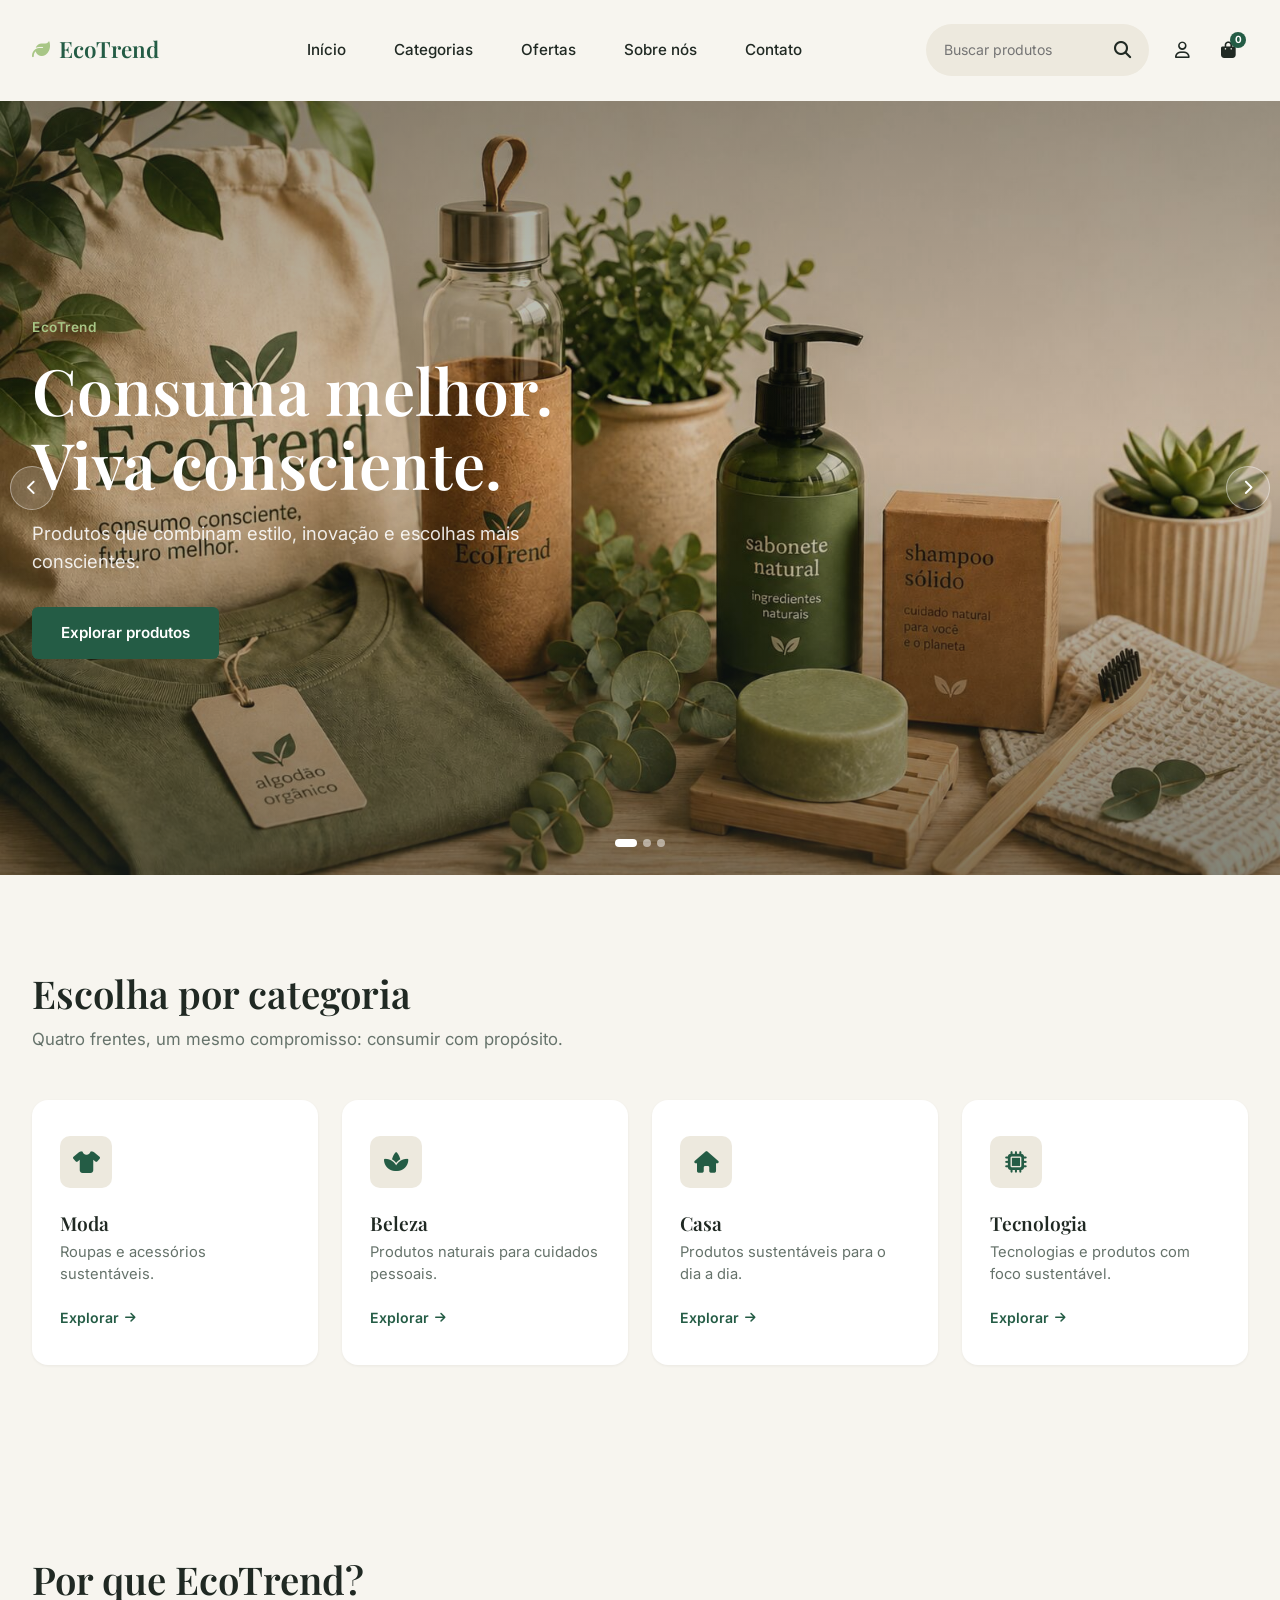
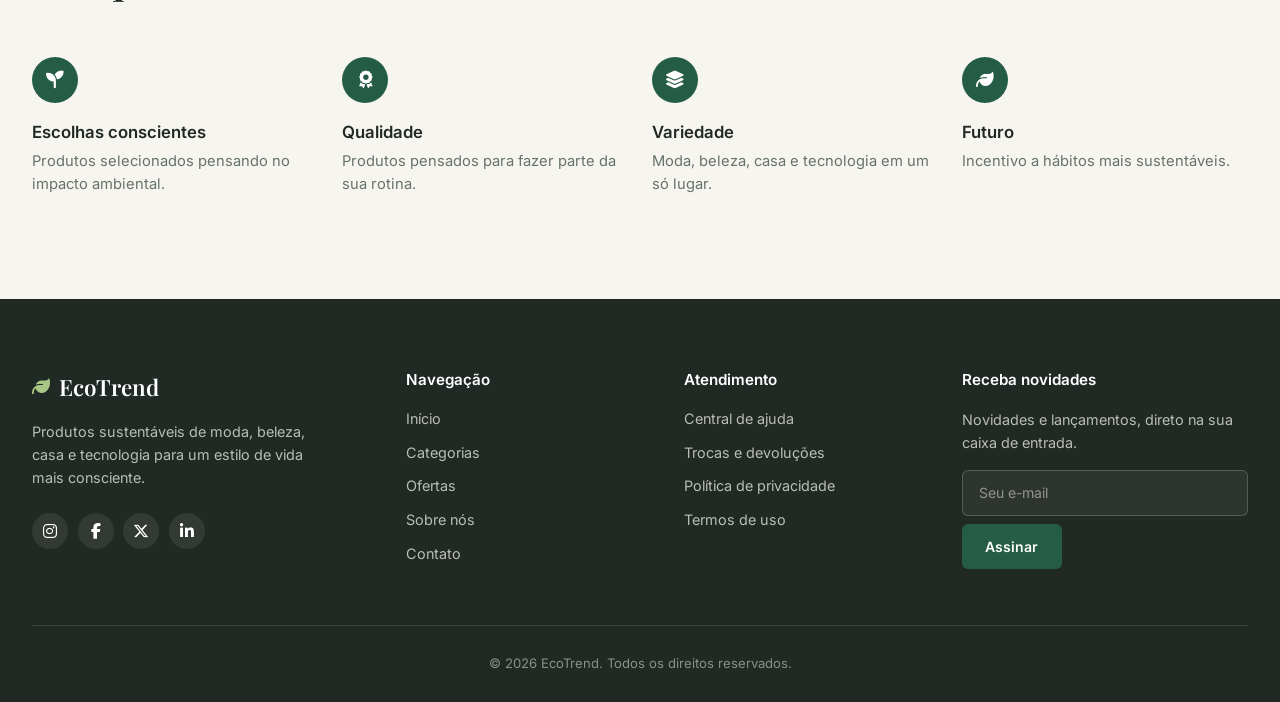
<file: index.html>
<!DOCTYPE html>
<html lang="pt-BR">

<head>
    <meta charset="UTF-8">
    <meta name="viewport" content="width=device-width, initial-scale=1.0">
    <title>EcoTrend — Consumo consciente, escolhas que transformam</title>
    <meta name="description"
        content="EcoTrend: produtos sustentáveis de moda, beleza, casa e tecnologia para um estilo de vida mais consciente.">
    <link rel="preconnect" href="https://fonts.googleapis.com">
    <link rel="preconnect" href="https://fonts.gstatic.com" crossorigin>
    <link
        href="https://fonts.googleapis.com/css2?family=Playfair+Display:ital,wght@0,500;0,600;0,700;1,500&family=Inter:wght@400;500;600;700&display=swap"
        rel="stylesheet">
    <link rel="stylesheet" href="https://cdnjs.cloudflare.com/ajax/libs/font-awesome/6.5.1/css/all.min.css"
        integrity="sha512-DTOQO9RWCH3ppGqcWaEA1BIZOC6xxalwEsw9c2QQeAIftl+Vegovlnee1c9QX4TctnWMn13TZye+giMm8e2LwA=="
        crossorigin="anonymous" referrerpolicy="no-referrer">
    <link href="https://cdn.jsdelivr.net/npm/bootstrap@5.3.8/dist/css/bootstrap.min.css" rel="stylesheet"
        integrity="sha384-sRIl4kxILFvY47J16cr9ZwB07vP4J8+LH7qKQnuqkuIAvNWLzeN8tE5YBujZqJLB" crossorigin="anonymous">
    <link rel="stylesheet" href="css/style.css">
</head>

<body>
    <a class="skip-link" href="#main-content">Pular para o conteúdo</a>
    <!-- ====================== HEADER ====================== -->
    <header id="site-header" class="site-header">
        <nav class="navbar navbar-expand-lg" aria-label="Navegação principal">
            <div class="container header-inner">

                <a class="brand" href="index.html">
                    <i class="fa-solid fa-leaf brand-icon" aria-hidden="true"></i>
                    <span class="brand-name">EcoTrend</span>
                </a>

                <button class="navbar-toggler" type="button" data-bs-toggle="collapse" data-bs-target="#mainNav"
                    aria-controls="mainNav" aria-expanded="false" aria-label="Abrir menu">
                    <span class="navbar-toggler-icon"></span>
                </button>

                <div class="collapse navbar-collapse" id="mainNav">
                    <ul class="navbar-nav main-nav mx-lg-auto">
                        <li class="nav-item"><a class="nav-link" aria-current="page" href="#hero">Início</a></li>
                        <li class="nav-item"><a class="nav-link" href="pages/categoria.html">Categorias</a></li>
                        <li class="nav-item"><a class="nav-link" href="pages/categoria.html?categoria=ofertas">Ofertas</a></li>
                        <li class="nav-item"><a class="nav-link" href="#por-que">Sobre nós</a></li>
                        <li class="nav-item"><a class="nav-link" href="pages/contatos.html">Contato</a></li>
                    </ul>

                    <div class="header-actions">
                        <form id="header-search-form" class="search-form d-none d-lg-flex" role="search"
                            aria-label="Buscar produtos">
                            <label for="search-input" class="visually-hidden">Buscar</label>
                            <input id="search-input" class="search-input" type="search" placeholder="Buscar produtos"
                                aria-label="Buscar produtos">
                            <button class="icon-btn" type="submit" aria-label="Buscar">
                                <i class="fa-solid fa-magnifying-glass" aria-hidden="true"></i>
                            </button>
                        </form>

                        <button id="mobile-search-toggle" class="icon-btn d-lg-none" type="button"
                            aria-label="Buscar" aria-expanded="false" aria-controls="header-search-form">
                            <i class="fa-solid fa-magnifying-glass" aria-hidden="true"></i>
                        </button>
                        <button class="icon-btn" type="button" aria-label="Minha conta">
                            <i class="fa-regular fa-user" aria-hidden="true"></i>
                        </button>
                        <button class="icon-btn cart-btn" type="button" aria-label="Carrinho, 0 itens"
                            data-bs-toggle="offcanvas" data-bs-target="#carrinho-offcanvas" aria-controls="carrinho-offcanvas">
                            <i class="fa-solid fa-bag-shopping" aria-hidden="true"></i>
                            <span class="cart-count" id="cart-count">0</span>
                        </button>
                    </div>
                </div>
            </div>
        </nav>
    </header>

    <main id="main-content">

        <!-- ====================== HERO / CAROUSEL ====================== -->
        <section id="hero" class="hero" aria-label="Destaques">
            <div id="heroCarousel" class="carousel slide hero-carousel" data-bs-ride="carousel" data-bs-interval="6000">

                <div class="carousel-indicators">
                    <button type="button" data-bs-target="#heroCarousel" data-bs-slide-to="0" class="active"
                        aria-current="true" aria-label="Slide 1"></button>
                    <button type="button" data-bs-target="#heroCarousel" data-bs-slide-to="1"
                        aria-label="Slide 2"></button>
                    <button type="button" data-bs-target="#heroCarousel" data-bs-slide-to="2"
                        aria-label="Slide 3"></button>
                </div>

                <div class="carousel-inner">

                    <div class="carousel-item active">
                        <img src="midia/imgs/carro1.jpg" class="d-block w-100 brand-photo" fetchpriority="high"
                            alt="Composição de produtos sustentáveis EcoTrend sobre mesa de madeira clara">
                        <div class="hero-overlay"></div>
                        <div class="container hero-caption-wrap">
                            <div class="hero-caption">
                                <p class="hero-eyebrow">EcoTrend</p>
                                <h1 class="hero-title">Consuma melhor.<br>Viva consciente.</h1>
                                <p class="hero-text">Produtos que combinam estilo, inovação e escolhas mais conscientes.
                                </p>
                                <a href="#categorias" class="btn btn-cta">Explorar produtos</a>
                            </div>
                        </div>
                    </div>

                    <div class="carousel-item">
                        <img src="midia/imgs/carro2.jpg" class="d-block w-100 brand-photo" loading="lazy"
                            alt="Roupas e acessórios sustentáveis dispostos em composição editorial">
                        <div class="hero-overlay"></div>
                        <div class="container hero-caption-wrap">
                            <div class="hero-caption">
                                <p class="hero-eyebrow">Moda sustentável</p>
                                <h1 class="hero-title">Estilo que respeita<br>o futuro.</h1>
                                <p class="hero-text">Descubra roupas e acessórios pensados para uma escolha mais
                                    consciente.</p>
                                <a href="#categorias" class="btn btn-cta">Ver coleção de moda</a>
                            </div>
                        </div>
                    </div>

                    <div class="carousel-item">
                        <img src="midia/imgs/carro3.jpg" class="d-block w-100 brand-photo" loading="lazy"
                            alt="Dispositivos de tecnologia verde sobre superfície natural">
                        <div class="hero-overlay"></div>
                        <div class="container hero-caption-wrap">
                            <div class="hero-caption">
                                <p class="hero-eyebrow">Tecnologia verde</p>
                                <h1 class="hero-title">Tecnologia para um<br>futuro melhor.</h1>
                                <p class="hero-text">Encontre soluções inteligentes que ajudam a transformar seus
                                    hábitos.</p>
                                <a href="#categorias" class="btn btn-cta">Descobrir tecnologia</a>
                            </div>
                        </div>
                    </div>

                </div>

                <button class="carousel-control-prev" type="button" data-bs-target="#heroCarousel" data-bs-slide="prev">
                    <span class="control-icon" aria-hidden="true"><i class="fa-solid fa-chevron-left"></i></span>
                    <span class="visually-hidden">Anterior</span>
                </button>
                <button class="carousel-control-next" type="button" data-bs-target="#heroCarousel" data-bs-slide="next">
                    <span class="control-icon" aria-hidden="true"><i class="fa-solid fa-chevron-right"></i></span>
                    <span class="visually-hidden">Próximo</span>
                </button>
            </div>
        </section>

        <!-- ====================== CATEGORIAS ====================== -->
        <section id="categorias" class="section categories-section">
            <div class="container">
                <div class="section-head">
                    <h2 class="section-title">Escolha por categoria</h2>
                    <p class="section-subtitle">Quatro frentes, um mesmo compromisso: consumir com propósito.</p>
                </div>

                <div class="category-grid">

                    <article class="category-card">
                        <div class="category-icon"><i class="fa-solid fa-shirt" aria-hidden="true"></i></div>
                        <h3 class="category-name">Moda</h3>
                        <p class="category-desc">Roupas e acessórios sustentáveis.</p>
                        <a href="pages/categoria.html?categoria=moda" class="category-link">Explorar <i class="fa-solid fa-arrow-right"
                                aria-hidden="true"></i></a>
                    </article>

                    <article class="category-card">
                        <div class="category-icon"><i class="fa-solid fa-spa" aria-hidden="true"></i></div>
                        <h3 class="category-name">Beleza</h3>
                        <p class="category-desc">Produtos naturais para cuidados pessoais.</p>
                        <a href="pages/categoria.html?categoria=beleza" class="category-link">Explorar <i class="fa-solid fa-arrow-right"
                                aria-hidden="true"></i></a>
                    </article>

                    <article class="category-card">
                        <div class="category-icon"><i class="fa-solid fa-house" aria-hidden="true"></i></div>
                        <h3 class="category-name">Casa</h3>
                        <p class="category-desc">Produtos sustentáveis para o dia a dia.</p>
                        <a href="pages/categoria.html?categoria=casa" class="category-link">Explorar <i class="fa-solid fa-arrow-right"
                                aria-hidden="true"></i></a>
                    </article>

                    <article class="category-card">
                        <div class="category-icon"><i class="fa-solid fa-microchip" aria-hidden="true"></i></div>
                        <h3 class="category-name">Tecnologia</h3>
                        <p class="category-desc">Tecnologias e produtos com foco sustentável.</p>
                        <a href="pages/categoria.html?categoria=tecnologia" class="category-link">Explorar <i class="fa-solid fa-arrow-right"
                                aria-hidden="true"></i></a>
                    </article>

                </div>
            </div>
        </section>

        <!-- ====================== POR QUE ECOTREND ====================== -->
        <section id="por-que" class="section why-section">
            <div class="container">
                <div class="section-head">
                    <h2 class="section-title">Por que EcoTrend?</h2>
                </div>

                <div class="why-grid">

                    <article class="why-card">
                        <div class="why-icon"><i class="fa-solid fa-seedling" aria-hidden="true"></i></div>
                        <h3 class="why-title">Escolhas conscientes</h3>
                        <p class="why-desc">Produtos selecionados pensando no impacto ambiental.</p>
                    </article>

                    <article class="why-card">
                        <div class="why-icon"><i class="fa-solid fa-award" aria-hidden="true"></i></div>
                        <h3 class="why-title">Qualidade</h3>
                        <p class="why-desc">Produtos pensados para fazer parte da sua rotina.</p>
                    </article>

                    <article class="why-card">
                        <div class="why-icon"><i class="fa-solid fa-layer-group" aria-hidden="true"></i></div>
                        <h3 class="why-title">Variedade</h3>
                        <p class="why-desc">Moda, beleza, casa e tecnologia em um só lugar.</p>
                    </article>

                    <article class="why-card">
                        <div class="why-icon"><i class="fa-solid fa-leaf" aria-hidden="true"></i></div>
                        <h3 class="why-title">Futuro</h3>
                        <p class="why-desc">Incentivo a hábitos mais sustentáveis.</p>
                    </article>

                </div>
            </div>
        </section>
    </main>

    <!-- ====================== FOOTER ====================== -->
    <footer id="rodape" class="site-footer">
        <div class="container">
            <div class="footer-grid">

                <div class="footer-col footer-brand">
                    <a class="brand brand-footer" href="index.html">
                        <i class="fa-solid fa-leaf brand-icon" aria-hidden="true"></i>
                        <span class="brand-name">EcoTrend</span>
                    </a>
                    <p class="footer-desc">Produtos sustentáveis de moda, beleza, casa e tecnologia para um estilo de
                        vida mais
                        consciente.</p>
                    <div class="social-links">
                        <a href="#" class="social-link" aria-label="Instagram"><i class="fa-brands fa-instagram"
                                aria-hidden="true"></i></a>
                        <a href="#" class="social-link" aria-label="Facebook"><i class="fa-brands fa-facebook-f"
                                aria-hidden="true"></i></a>
                        <a href="#" class="social-link" aria-label="X (Twitter)"><i class="fa-brands fa-x-twitter"
                                aria-hidden="true"></i></a>
                        <a href="#" class="social-link" aria-label="LinkedIn"><i class="fa-brands fa-linkedin-in"
                                aria-hidden="true"></i></a>
                    </div>
                </div>

                <nav class="footer-col" aria-label="Navegação">
                    <h3 class="footer-heading">Navegação</h3>
                    <ul class="footer-list">
                        <li><a href="#hero">Início</a></li>
                        <li><a href="#categorias">Categorias</a></li>
                        <li><a href="pages/categoria.html?categoria=ofertas">Ofertas</a></li>
                        <li><a href="#por-que">Sobre nós</a></li>
                        <li><a href="pages/contatos.html">Contato</a></li>
                    </ul>
                </nav>

                <nav class="footer-col" aria-label="Atendimento">
                    <h3 class="footer-heading">Atendimento</h3>
                    <ul class="footer-list">
                        <li><a href="#">Central de ajuda</a></li>
                        <li><a href="#">Trocas e devoluções</a></li>
                        <li><a href="#">Política de privacidade</a></li>
                        <li><a href="#">Termos de uso</a></li>
                    </ul>
                </nav>

                <div class="footer-col footer-newsletter">
                    <h3 class="footer-heading">Receba novidades</h3>
                    <p class="footer-desc">Novidades e lançamentos, direto na sua caixa de entrada.</p>
                    <form class="newsletter-form">
                        <label for="newsletter-email" class="visually-hidden">Seu e-mail</label>
                        <input id="newsletter-email" type="email" class="newsletter-input" placeholder="Seu e-mail"
                            required>
                        <button type="submit" class="btn btn-cta newsletter-btn">Assinar</button>
                    </form>
                </div>

            </div>

            <div class="footer-bottom">
                <p>&copy; 2026 EcoTrend. Todos os direitos reservados.</p>
            </div>
        </div>
    </footer>

    <!-- ====================== CARRINHO (OFFCANVAS) ====================== -->
    <div class="offcanvas offcanvas-end cart-offcanvas" tabindex="-1" id="carrinho-offcanvas"
        aria-labelledby="carrinho-offcanvas-label">
        <div class="offcanvas-header">
            <h2 class="offcanvas-title" id="carrinho-offcanvas-label">Meu carrinho</h2>
            <button type="button" class="btn-close" data-bs-dismiss="offcanvas" aria-label="Fechar carrinho"></button>
        </div>
        <div class="offcanvas-body d-flex flex-column">
            <div id="carrinho-lista" class="cart-list"></div>
            <p id="carrinho-vazio" class="text-secondary text-center my-4">
                Seu carrinho está vazio.
            </p>
            <div class="cart-summary mt-auto pt-3 border-top">
                <div class="d-flex justify-content-between align-items-center fw-bold fs-5">
                    <span>Subtotal</span>
                    <span id="carrinho-subtotal">R$ 0,00</span>
                </div>
            </div>
        </div>
    </div>

    <script src="https://cdn.jsdelivr.net/npm/bootstrap@5.3.8/dist/js/bootstrap.bundle.min.js"
        integrity="sha384-FKyoEForCGlyvwx9Hj09JcYn3nv7wiPVlz7YYwJrWVcXK/BmnVDxM+D2scQbITxI"
        crossorigin="anonymous"></script>
    <script src="js/script.js"></script>
</body>

</html>
</file>
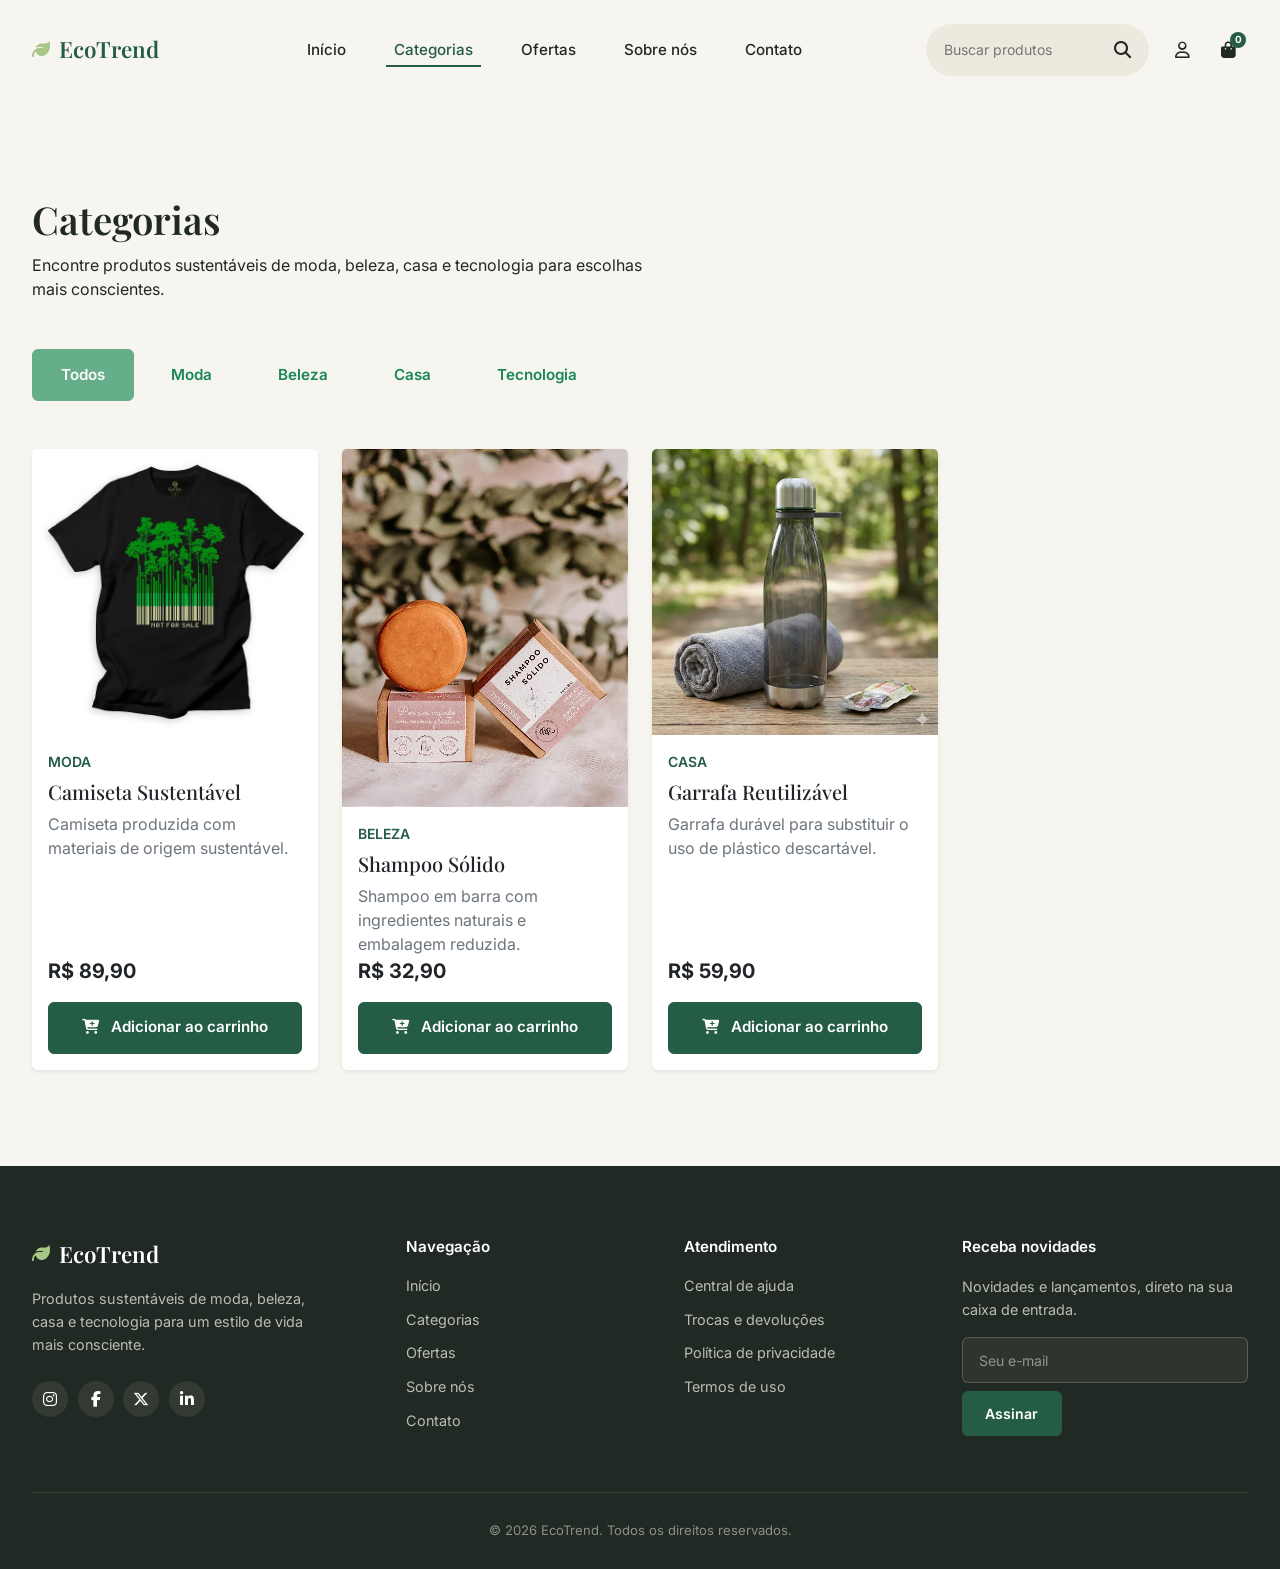
<file: categoria.html>
<!DOCTYPE html>
<html lang="pt-BR">

<head>
  <meta charset="UTF-8">
  <meta name="viewport" content="width=device-width, initial-scale=1.0">

  <title>EcoTrend — Categorias</title>

  <meta name="description"
    content="Confira os produtos sustentáveis da EcoTrend.">

  <!-- Google Fonts -->
  <link rel="preconnect" href="https://fonts.googleapis.com">
  <link rel="preconnect" href="https://fonts.gstatic.com" crossorigin>

  <link
    href="https://fonts.googleapis.com/css2?family=Playfair+Display:ital,wght@0,500;0,600;0,700;1,500&family=Inter:wght@400;500;600;700&display=swap"
    rel="stylesheet">

  <!-- Font Awesome -->
  <link
    rel="stylesheet"
    href="https://cdnjs.cloudflare.com/ajax/libs/font-awesome/6.5.1/css/all.min.css"
    integrity="sha512-DTOQO9RWCH3ppGqcWaEA1BIZOC6xxalwEsw9c2QQeAIftl+Vegovlnee1c9QX4TctnWMn13TZye+giMm8e2LwA=="
    crossorigin="anonymous"
    referrerpolicy="no-referrer">

  <!-- Bootstrap -->
  <link
    href="https://cdn.jsdelivr.net/npm/bootstrap@5.3.8/dist/css/bootstrap.min.css"
    rel="stylesheet"
    integrity="sha384-sRIl4kxILFvY47J16cr9ZwB07vP4J8+LH7qKQnuqkuIAvNWLzeN8tE5YBujZqJLB"
    crossorigin="anonymous">

  <!-- CSS principal da Home -->
  <link rel="stylesheet" href="../css/style.css">
</head>

<body>

  <!-- ====================== HEADER ====================== -->

  <header id="site-header" class="site-header">

    <nav class="navbar navbar-expand-lg" aria-label="Navegação principal">

      <div class="container header-inner">

        <!-- Logo -->
        <a class="brand" href="../index.html">
          <i class="fa-solid fa-leaf brand-icon" aria-hidden="true"></i>
          <span class="brand-name">EcoTrend</span>
        </a>

        <!-- Menu mobile -->
        <button
          class="navbar-toggler"
          type="button"
          data-bs-toggle="collapse"
          data-bs-target="#mainNav"
          aria-controls="mainNav"
          aria-expanded="false"
          aria-label="Abrir menu">

          <span class="navbar-toggler-icon"></span>

        </button>

        <!-- Navegação -->
        <div class="collapse navbar-collapse" id="mainNav">

          <ul class="navbar-nav main-nav mx-lg-auto">

            <li class="nav-item">
              <a class="nav-link" href="../index.html">
                Início
              </a>
            </li>

            <li class="nav-item">
              <a class="nav-link active" aria-current="page" href="categorias.html">
                Categorias
              </a>
            </li>

            <li class="nav-item">
              <a class="nav-link" href="../index.html#destaques">
                Ofertas
              </a>
            </li>

            <li class="nav-item">
              <a class="nav-link" href="../index.html#por-que">
                Sobre nós
              </a>
            </li>

            <li class="nav-item">
              <a class="nav-link" href="../index.html#rodape">
                Contato
              </a>
            </li>

          </ul>


          <!-- Ações do Header -->
          <div class="header-actions">

            <!-- Pesquisa -->
            <form
              class="search-form d-none d-lg-flex"
              role="search"
              aria-label="Buscar produtos">

              <label
                for="search-input"
                class="visually-hidden">
                Buscar
              </label>

              <input
                id="search-input"
                class="search-input"
                type="search"
                placeholder="Buscar produtos"
                aria-label="Buscar produtos">

              <button
                class="icon-btn"
                type="submit"
                aria-label="Buscar">

                <i
                  class="fa-solid fa-magnifying-glass"
                  aria-hidden="true">
                </i>

              </button>

            </form>


            <!-- Pesquisa Mobile -->
            <button
              class="icon-btn d-lg-none"
              type="button"
              aria-label="Buscar">

              <i
                class="fa-solid fa-magnifying-glass"
                aria-hidden="true">
              </i>

            </button>


            <!-- Conta -->
            <button
              class="icon-btn"
              type="button"
              aria-label="Minha conta">

              <i
                class="fa-regular fa-user"
                aria-hidden="true">
              </i>

            </button>


            <!-- Carrinho -->
            <button
              class="icon-btn cart-btn"
              type="button"
              aria-label="Carrinho, 0 itens">

              <i
                class="fa-solid fa-bag-shopping"
                aria-hidden="true">
              </i>

              <span
                class="cart-count"
                id="cart-count">
                0
              </span>

            </button>

          </div>

        </div>

      </div>

    </nav>

  </header>


  <!-- ====================== CONTEÚDO ====================== -->

  <main id="main-content">


    <!-- ====================== TÍTULO ====================== -->

    <section class="section">

      <div class="container">

        <div class="section-head">

          <h1 class="section-title">
            Categorias
          </h1>

          <p class="section-desc">
            Encontre produtos sustentáveis de moda, beleza,
            casa e tecnologia para escolhas mais conscientes.
          </p>

        </div>


        <!-- ====================== FILTRO ====================== -->

        <div class="d-flex flex-wrap gap-2 mb-5">

          <button
            type="button"
            class="btn btn-success"
            disabled>

            Todos

          </button>

          <button
            type="button"
            class="btn btn-outline-success">

            Moda

          </button>

          <button
            type="button"
            class="btn btn-outline-success">

            Beleza

          </button>

          <button
            type="button"
            class="btn btn-outline-success">

            Casa

          </button>

          <button
            type="button"
            class="btn btn-outline-success">

            Tecnologia

          </button>

        </div>


        <!-- ====================== PRODUTOS ====================== -->

        <div class="row g-4">


          <!-- PRODUTO 1 -->

          <div class="col-12 col-sm-6 col-lg-3">

            <article class="card h-100 border-0 shadow-sm">

              <img
                src="midia/imgs/camisa.png"
                class="card-img-top"
                alt="Produto sustentável de moda">

              <div class="card-body d-flex flex-column">

                <small class="text-success fw-semibold mb-2">
                  MODA
                </small>

                <h2 class="h5">
                  Camiseta Sustentável
                </h2>

                <p class="text-secondary">
                  Camiseta produzida com materiais
                  de origem sustentável.
                </p>

                <div class="mt-auto">

                  <p class="fs-5 fw-bold mb-3">
                    R$ 89,90
                  </p>

                  <button
                    type="button"
                    class="btn btn-success w-100">

                    <i class="fa-solid fa-cart-plus me-2"></i>

                    Adicionar ao carrinho

                  </button>

                </div>

              </div>

            </article>

          </div>


          <!-- PRODUTO 2 -->

          <div class="col-12 col-sm-6 col-lg-3">

            <article class="card h-100 border-0 shadow-sm">

              <img
                src="midia/imgs/shampoo.png"
                class="card-img-top"
                alt="Produto sustentável de beleza">

              <div class="card-body d-flex flex-column">

                <small class="text-success fw-semibold mb-2">
                  BELEZA
                </small>

                <h2 class="h5">
                  Shampoo Sólido
                </h2>

                <p class="text-secondary">
                  Shampoo em barra com ingredientes
                  naturais e embalagem reduzida.
                </p>

                <div class="mt-auto">

                  <p class="fs-5 fw-bold mb-3">
                    R$ 32,90
                  </p>

                  <button
                    type="button"
                    class="btn btn-success w-100">

                    <i class="fa-solid fa-cart-plus me-2"></i>

                    Adicionar ao carrinho

                  </button>

                </div>

              </div>

            </article>

          </div>


          <!-- PRODUTO 3 -->

          <div class="col-12 col-sm-6 col-lg-3">

            <article class="card h-100 border-0 shadow-sm">

              <img
                src="midia/imgs/garrafa.png"
                class="card-img-top"
                alt="Produto sustentável para casa">

              <div class="card-body d-flex flex-column">

                <small class="text-success fw-semibold mb-2">
                  CASA
                </small>

                <h2 class="h5">
                  Garrafa Reutilizável
                </h2>

                <p class="text-secondary">
                  Garrafa durável para substituir
                  o uso de plástico descartável.
                </p>

                <div class="mt-auto">

                  <p class="fs-5 fw-bold mb-3">
                    R$ 59,90
                  </p>

                  <button
                    type="button"
                    class="btn btn-success w-100">

                    <i class="fa-solid fa-cart-plus me-2"></i>

                    Adicionar ao carrinho

                  </button>

                </div>

              </div>

            </article>

          </div>


    </section>

  </main>


  <!-- ====================== FOOTER ====================== -->

  <footer id="rodape" class="site-footer">

    <div class="container">

      <div class="footer-grid">


        <!-- Marca -->

        <div class="footer-col footer-brand">

          <a
            class="brand brand-footer"
            href="../index.html">

            <i
              class="fa-solid fa-leaf brand-icon"
              aria-hidden="true">
            </i>

            <span class="brand-name">
              EcoTrend
            </span>

          </a>

          <p class="footer-desc">
            Produtos sustentáveis de moda, beleza,
            casa e tecnologia para um estilo de vida
            mais consciente.
          </p>


          <div class="social-links">

            <a
              href="#"
              class="social-link"
              aria-label="Instagram">

              <i
                class="fa-brands fa-instagram"
                aria-hidden="true">
              </i>

            </a>

            <a
              href="#"
              class="social-link"
              aria-label="Facebook">

              <i
                class="fa-brands fa-facebook-f"
                aria-hidden="true">
              </i>

            </a>

            <a
              href="#"
              class="social-link"
              aria-label="X">

              <i
                class="fa-brands fa-x-twitter"
                aria-hidden="true">
              </i>

            </a>

            <a
              href="#"
              class="social-link"
              aria-label="LinkedIn">

              <i
                class="fa-brands fa-linkedin-in"
                aria-hidden="true">
              </i>

            </a>

          </div>

        </div>


        <!-- Navegação -->

        <nav
          class="footer-col"
          aria-label="Navegação">

          <h3 class="footer-heading">
            Navegação
          </h3>

          <ul class="footer-list">

            <li>
              <a href="../index.html">
                Início
              </a>
            </li>

            <li>
              <a href="categorias.html">
                Categorias
              </a>
            </li>

            <li>
              <a href="../index.html#destaques">
                Ofertas
              </a>
            </li>

            <li>
              <a href="../index.html#por-que">
                Sobre nós
              </a>
            </li>

            <li>
              <a href="../index.html#rodape">
                Contato
              </a>
            </li>

          </ul>

        </nav>


        <!-- Atendimento -->

        <nav
          class="footer-col"
          aria-label="Atendimento">

          <h3 class="footer-heading">
            Atendimento
          </h3>

          <ul class="footer-list">

            <li>
              <a href="#">
                Central de ajuda
              </a>
            </li>

            <li>
              <a href="#">
                Trocas e devoluções
              </a>
            </li>

            <li>
              <a href="#">
                Política de privacidade
              </a>
            </li>

            <li>
              <a href="#">
                Termos de uso
              </a>
            </li>

          </ul>

        </nav>


        <!-- Newsletter -->

        <div class="footer-col footer-newsletter">

          <h3 class="footer-heading">
            Receba novidades
          </h3>

          <p class="footer-desc">
            Novidades e lançamentos, direto na
            sua caixa de entrada.
          </p>

          <form class="newsletter-form">

            <label
              for="newsletter-email"
              class="visually-hidden">

              Seu e-mail

            </label>

            <input
              id="newsletter-email"
              type="email"
              class="newsletter-input"
              placeholder="Seu e-mail"
              required>

            <button
              type="submit"
              class="btn btn-cta newsletter-btn">

              Assinar

            </button>

          </form>

        </div>

      </div>


      <div class="footer-bottom">

        <p>
          &copy; 2026 EcoTrend.
          Todos os direitos reservados.
        </p>

      </div>

    </div>

  </footer>


  <!-- Bootstrap -->
  <script
    src="https://cdn.jsdelivr.net/npm/bootstrap@5.3.8/dist/js/bootstrap.bundle.min.js"
    integrity="sha384-FKyoEForCGlyvwx9Hj09JcYn3nv7wiPVlz7YYwJrWVcXK/BmnVDxM+D2scQbITxI"
    crossorigin="anonymous">
  </script>

  <!-- JS principal -->
  <script src="../js/script.js"></script>

</body>

</html>
</file>
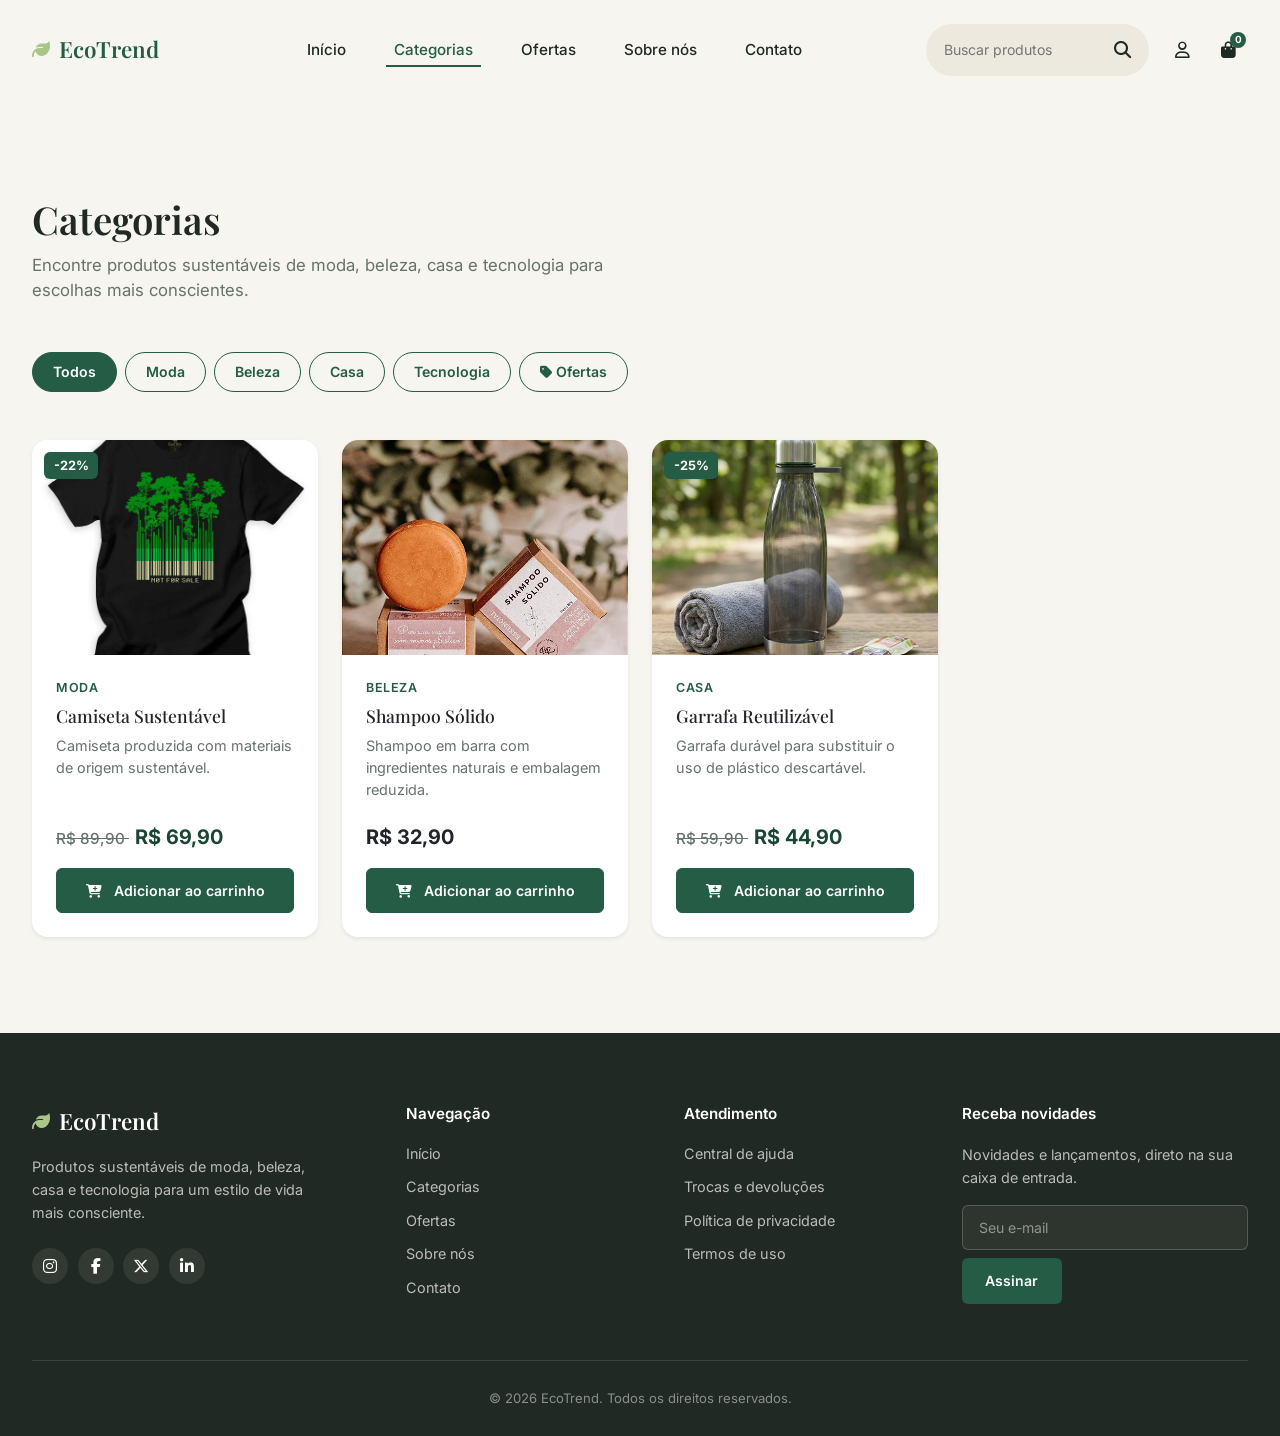
<file: pages/categoria.html>
<!DOCTYPE html>
<html lang="pt-BR">

<head>
    <meta charset="UTF-8">
    <meta name="viewport" content="width=device-width, initial-scale=1.0">

    <title>EcoTrend — Categorias</title>

    <meta name="description" content="Confira os produtos sustentáveis da EcoTrend.">

    <!-- Google Fonts -->
    <link rel="preconnect" href="https://fonts.googleapis.com">
    <link rel="preconnect" href="https://fonts.gstatic.com" crossorigin>

    <link
        href="https://fonts.googleapis.com/css2?family=Playfair+Display:ital,wght@0,500;0,600;0,700;1,500&family=Inter:wght@400;500;600;700&display=swap"
        rel="stylesheet">

    <!-- Font Awesome -->
    <link rel="stylesheet" href="https://cdnjs.cloudflare.com/ajax/libs/font-awesome/6.5.1/css/all.min.css"
        integrity="sha512-DTOQO9RWCH3ppGqcWaEA1BIZOC6xxalwEsw9c2QQeAIftl+Vegovlnee1c9QX4TctnWMn13TZye+giMm8e2LwA=="
        crossorigin="anonymous" referrerpolicy="no-referrer">

    <!-- Bootstrap -->
    <link href="https://cdn.jsdelivr.net/npm/bootstrap@5.3.8/dist/css/bootstrap.min.css" rel="stylesheet"
        integrity="sha384-sRIl4kxILFvY47J16cr9ZwB07vP4J8+LH7qKQnuqkuIAvNWLzeN8tE5YBujZqJLB" crossorigin="anonymous">

    <!-- CSS principal da Home -->
    <link rel="stylesheet" href="../css/style.css">
</head>

<body>

    <a class="skip-link" href="#main-content">Pular para o conteúdo</a>

    <!-- ====================== HEADER ====================== -->

    <header id="site-header" class="site-header">

        <nav class="navbar navbar-expand-lg" aria-label="Navegação principal">

            <div class="container header-inner">

                <!-- Logo -->
                <a class="brand" href="../index.html">
                    <i class="fa-solid fa-leaf brand-icon" aria-hidden="true"></i>
                    <span class="brand-name">EcoTrend</span>
                </a>

                <!-- Menu mobile -->
                <button class="navbar-toggler" type="button" data-bs-toggle="collapse" data-bs-target="#mainNav"
                    aria-controls="mainNav" aria-expanded="false" aria-label="Abrir menu">

                    <span class="navbar-toggler-icon"></span>

                </button>

                <!-- Navegação -->
                <div class="collapse navbar-collapse" id="mainNav">

                    <ul class="navbar-nav main-nav mx-lg-auto">

                        <li class="nav-item">
                            <a class="nav-link" href="../index.html">
                                Início
                            </a>
                        </li>

                        <li class="nav-item">
                            <a class="nav-link active" aria-current="page" href="categoria.html">
                                Categorias
                            </a>
                        </li>

                        <li class="nav-item">
                            <a class="nav-link" href="categoria.html?categoria=ofertas">
                                Ofertas
                            </a>
                        </li>

                        <li class="nav-item">
                            <a class="nav-link" href="../index.html#por-que">
                                Sobre nós
                            </a>
                        </li>

                        <li class="nav-item">
                            <a class="nav-link" href="contatos.html">
                                Contato
                            </a>
                        </li>

                    </ul>


                    <!-- Ações do Header -->
                    <div class="header-actions">

                        <!-- Pesquisa -->
                        <form id="header-search-form" class="search-form d-none d-lg-flex" role="search"
                            aria-label="Buscar produtos">

                            <label for="search-input" class="visually-hidden">
                                Buscar
                            </label>

                            <input id="search-input" class="search-input" type="search" placeholder="Buscar produtos"
                                aria-label="Buscar produtos">

                            <button class="icon-btn" type="submit" aria-label="Buscar">

                                <i class="fa-solid fa-magnifying-glass" aria-hidden="true">
                                </i>

                            </button>

                        </form>


                        <!-- Pesquisa Mobile -->
                        <button id="mobile-search-toggle" class="icon-btn d-lg-none" type="button"
                            aria-label="Buscar" aria-expanded="false" aria-controls="header-search-form">

                            <i class="fa-solid fa-magnifying-glass" aria-hidden="true">
                            </i>

                        </button>


                        <!-- Conta -->
                        <button class="icon-btn" type="button" aria-label="Minha conta">

                            <i class="fa-regular fa-user" aria-hidden="true">
                            </i>

                        </button>


                        <!-- Carrinho -->
                        <button class="icon-btn cart-btn" type="button" aria-label="Carrinho, 0 itens"
                            data-bs-toggle="offcanvas" data-bs-target="#carrinho-offcanvas" aria-controls="carrinho-offcanvas">

                            <i class="fa-solid fa-bag-shopping" aria-hidden="true">
                            </i>

                            <span class="cart-count" id="cart-count">
                                0
                            </span>

                        </button>

                    </div>

                </div>

            </div>

        </nav>

    </header>


    <!-- ====================== CONTEÚDO ====================== -->

    <main id="main-content">


        <!-- ====================== TÍTULO ====================== -->

        <section class="section">

            <div class="container">

                <div class="section-head">

                    <h1 class="section-title">
                        Categorias
                    </h1>

                    <p class="section-subtitle">
                        Encontre produtos sustentáveis de moda, beleza,
                        casa e tecnologia para escolhas mais conscientes.
                    </p>

                </div>


                <!-- ====================== FILTRO ====================== -->

                <div class="d-flex flex-wrap gap-2 mb-5" id="filtro-categorias" role="group"
                    aria-label="Filtrar produtos por categoria">

                    <button type="button" class="btn btn-success" data-filter="todos" aria-pressed="true">

                        Todos

                    </button>

                    <button type="button" class="btn btn-outline-success" data-filter="moda" aria-pressed="false">

                        Moda

                    </button>

                    <button type="button" class="btn btn-outline-success" data-filter="beleza" aria-pressed="false">

                        Beleza

                    </button>

                    <button type="button" class="btn btn-outline-success" data-filter="casa" aria-pressed="false">

                        Casa

                    </button>

                    <button type="button" class="btn btn-outline-success" data-filter="tecnologia"
                        aria-pressed="false">

                        Tecnologia

                    </button>

                    <button type="button" class="btn btn-outline-success" data-filter="ofertas" aria-pressed="false">

                        <i class="fa-solid fa-tag me-1" aria-hidden="true"></i>Ofertas

                    </button>

                </div>


               
<!-- ====================== PRODUTOS ====================== -->

<p id="filtro-vazio" class="text-secondary d-none">
    Nenhum produto encontrado para este filtro.
</p>

<div class="row g-4" id="grade-produtos">


    <!-- PRODUTO 1 - CAMISETA -->

    <div class="col-12 col-sm-6 col-lg-3"
        data-category="moda"
        data-oferta="true"
        data-product-id="camiseta-sustentavel"
        data-product-name="Camiseta Sustentável"
        data-product-price="69.90"
        data-product-image="midia/imgs/camisa.png">

        <article class="card h-100 border-0 shadow-sm position-relative">

            <span class="badge-oferta">-22%</span>

            <!-- PRODUTO CLICÁVEL -->
            <a href="produto-camiseta.html"
               class="text-decoration-none">

                <img src="../midia/imgs/camisa.png"
                     class="card-img-top"
                     loading="lazy"
                     alt="Produto sustentável de moda">

            </a>

            <div class="card-body d-flex flex-column">

                <small class="text-success fw-semibold mb-2">
                    MODA
                </small>

                <!-- NOME CLICÁVEL -->
                <h2 class="h5">

                    <a href="produto-camiseta.html"
                       class="text-decoration-none text-dark">

                        Camiseta Sustentável

                    </a>

                </h2>

                <p class="text-secondary">
                    Camiseta produzida com materiais
                    de origem sustentável.
                </p>

                <div class="mt-auto">

                    <p class="fs-5 fw-bold mb-3">

                        <s class="price-old">
                            R$ 89,90
                        </s>

                        <span class="price-new">
                            R$ 69,90
                        </span>

                    </p>

                    <!-- BOTÃO ORIGINAL DO CARRINHO -->
                    <button type="button"
                        class="btn btn-success w-100 btn-add-to-cart">

                        <i class="fa-solid fa-cart-plus me-2"></i>

                        Adicionar ao carrinho

                    </button>

                </div>

            </div>

        </article>

    </div>


    <!-- PRODUTO 2 - SHAMPOO -->

    <div class="col-12 col-sm-6 col-lg-3"
        data-category="beleza"
        data-oferta="false"
        data-product-id="shampoo-solido"
        data-product-name="Shampoo Sólido"
        data-product-price="32.90"
        data-product-image="midia/imgs/shampoo.png">

        <article class="card h-100 border-0 shadow-sm position-relative">


            <!-- PRODUTO CLICÁVEL -->
            <a href="produto-shampoo.html"
               class="text-decoration-none">

                <img src="../midia/imgs/shampoo.png"
                     class="card-img-top"
                     loading="lazy"
                     alt="Produto sustentável de beleza">

            </a>


            <div class="card-body d-flex flex-column">

                <small class="text-success fw-semibold mb-2">
                    BELEZA
                </small>


                <!-- NOME CLICÁVEL -->
                <h2 class="h5">

                    <a href="produto-shampoo.html"
                       class="text-decoration-none text-dark">

                        Shampoo Sólido

                    </a>

                </h2>


                <p class="text-secondary">
                    Shampoo em barra com ingredientes
                    naturais e embalagem reduzida.
                </p>


                <div class="mt-auto">

                    <p class="fs-5 fw-bold mb-3">
                        R$ 32,90
                    </p>


                    <!-- BOTÃO ORIGINAL DO CARRINHO -->
                    <button type="button"
                        class="btn btn-success w-100 btn-add-to-cart">

                        <i class="fa-solid fa-cart-plus me-2"></i>

                        Adicionar ao carrinho

                    </button>

                </div>

            </div>

        </article>

    </div>


    <!-- PRODUTO 3 - GARRAFA -->

    <div class="col-12 col-sm-6 col-lg-3"
        data-category="casa"
        data-oferta="true"
        data-product-id="garrafa-reutilizavel"
        data-product-name="Garrafa Reutilizável"
        data-product-price="44.90"
        data-product-image="midia/imgs/garrafa.png">

        <article class="card h-100 border-0 shadow-sm position-relative">

            <span class="badge-oferta">
                -25%
            </span>


            <!-- PRODUTO CLICÁVEL -->
            <a href="produto-garrafa.html"
               class="text-decoration-none">

                <img src="../midia/imgs/garrafa.png"
                     class="card-img-top"
                     loading="lazy"
                     alt="Produto sustentável para casa">

            </a>


            <div class="card-body d-flex flex-column">

                <small class="text-success fw-semibold mb-2">
                    CASA
                </small>


                <!-- NOME CLICÁVEL -->
                <h2 class="h5">

                    <a href="produto-garrafa.html"
                       class="text-decoration-none text-dark">

                        Garrafa Reutilizável

                    </a>

                </h2>


                <p class="text-secondary">
                    Garrafa durável para substituir
                    o uso de plástico descartável.
                </p>


                <div class="mt-auto">

                    <p class="fs-5 fw-bold mb-3">

                        <s class="price-old">
                            R$ 59,90
                        </s>

                        <span class="price-new">
                            R$ 44,90
                        </span>

                    </p>


                    <!-- BOTÃO ORIGINAL DO CARRINHO -->
                    <button type="button"
                        class="btn btn-success w-100 btn-add-to-cart">

                        <i class="fa-solid fa-cart-plus me-2"></i>

                        Adicionar ao carrinho

                    </button>

                </div>

            </div>

        </article>

    </div>

</div>

</div>

</section>

</main>


    <!-- ====================== FOOTER ====================== -->

    <footer id="rodape" class="site-footer">

        <div class="container">

            <div class="footer-grid">


                <!-- Marca -->

                <div class="footer-col footer-brand">

                    <a class="brand brand-footer" href="../index.html">

                        <i class="fa-solid fa-leaf brand-icon" aria-hidden="true">
                        </i>

                        <span class="brand-name">
                            EcoTrend
                        </span>

                    </a>

                    <p class="footer-desc">
                        Produtos sustentáveis de moda, beleza,
                        casa e tecnologia para um estilo de vida
                        mais consciente.
                    </p>


                    <div class="social-links">

                        <a href="#" class="social-link" aria-label="Instagram">

                            <i class="fa-brands fa-instagram" aria-hidden="true">
                            </i>

                        </a>

                        <a href="#" class="social-link" aria-label="Facebook">

                            <i class="fa-brands fa-facebook-f" aria-hidden="true">
                            </i>

                        </a>

                        <a href="#" class="social-link" aria-label="X">

                            <i class="fa-brands fa-x-twitter" aria-hidden="true">
                            </i>

                        </a>

                        <a href="#" class="social-link" aria-label="LinkedIn">

                            <i class="fa-brands fa-linkedin-in" aria-hidden="true">
                            </i>

                        </a>

                    </div>

                </div>


                <!-- Navegação -->

                <nav class="footer-col" aria-label="Navegação">

                    <h3 class="footer-heading">
                        Navegação
                    </h3>

                    <ul class="footer-list">

                        <li>
                            <a href="../index.html">
                                Início
                            </a>
                        </li>

                        <li>
                            <a href="categoria.html">
                                Categorias
                            </a>
                        </li>

                        <li>
                            <a href="categoria.html?categoria=ofertas">
                                Ofertas
                            </a>
                        </li>

                        <li>
                            <a href="../index.html#por-que">
                                Sobre nós
                            </a>
                        </li>

                        <li>
                            <a href="contatos.html">
                                Contato
                            </a>
                        </li>

                    </ul>

                </nav>


                <!-- Atendimento -->

                <nav class="footer-col" aria-label="Atendimento">

                    <h3 class="footer-heading">
                        Atendimento
                    </h3>

                    <ul class="footer-list">

                        <li>
                            <a href="#">
                                Central de ajuda
                            </a>
                        </li>

                        <li>
                            <a href="#">
                                Trocas e devoluções
                            </a>
                        </li>

                        <li>
                            <a href="#">
                                Política de privacidade
                            </a>
                        </li>

                        <li>
                            <a href="#">
                                Termos de uso
                            </a>
                        </li>

                    </ul>

                </nav>


                <!-- Newsletter -->

                <div class="footer-col footer-newsletter">

                    <h3 class="footer-heading">
                        Receba novidades
                    </h3>

                    <p class="footer-desc">
                        Novidades e lançamentos, direto na
                        sua caixa de entrada.
                    </p>

                    <form class="newsletter-form">

                        <label for="newsletter-email" class="visually-hidden">

                            Seu e-mail

                        </label>

                        <input id="newsletter-email" type="email" class="newsletter-input" placeholder="Seu e-mail"
                            required>

                        <button type="submit" class="btn btn-cta newsletter-btn">

                            Assinar

                        </button>

                    </form>

                </div>

            </div>


            <div class="footer-bottom">

                <p>
                    &copy; 2026 EcoTrend.
                    Todos os direitos reservados.
                </p>

            </div>

        </div>

    </footer>


    <!-- ====================== CARRINHO (OFFCANVAS) ====================== -->
    <div class="offcanvas offcanvas-end cart-offcanvas" tabindex="-1" id="carrinho-offcanvas"
        aria-labelledby="carrinho-offcanvas-label">
        <div class="offcanvas-header">
            <h2 class="offcanvas-title" id="carrinho-offcanvas-label">Meu carrinho</h2>
            <button type="button" class="btn-close" data-bs-dismiss="offcanvas" aria-label="Fechar carrinho"></button>
        </div>
        <div class="offcanvas-body d-flex flex-column">
            <div id="carrinho-lista" class="cart-list"></div>
            <p id="carrinho-vazio" class="text-secondary text-center my-4">
                Seu carrinho está vazio.
            </p>
            <div class="cart-summary mt-auto pt-3 border-top">
                <div class="d-flex justify-content-between align-items-center fw-bold fs-5">
                    <span>Subtotal</span>
                    <span id="carrinho-subtotal">R$ 0,00</span>
                </div>
            </div>
        </div>
    </div>

    <!-- Bootstrap -->
    <script src="https://cdn.jsdelivr.net/npm/bootstrap@5.3.8/dist/js/bootstrap.bundle.min.js"
        integrity="sha384-FKyoEForCGlyvwx9Hj09JcYn3nv7wiPVlz7YYwJrWVcXK/BmnVDxM+D2scQbITxI" crossorigin="anonymous">
        </script>
    <script src="../js/script.js"></script>

</body>

</html>
</file>
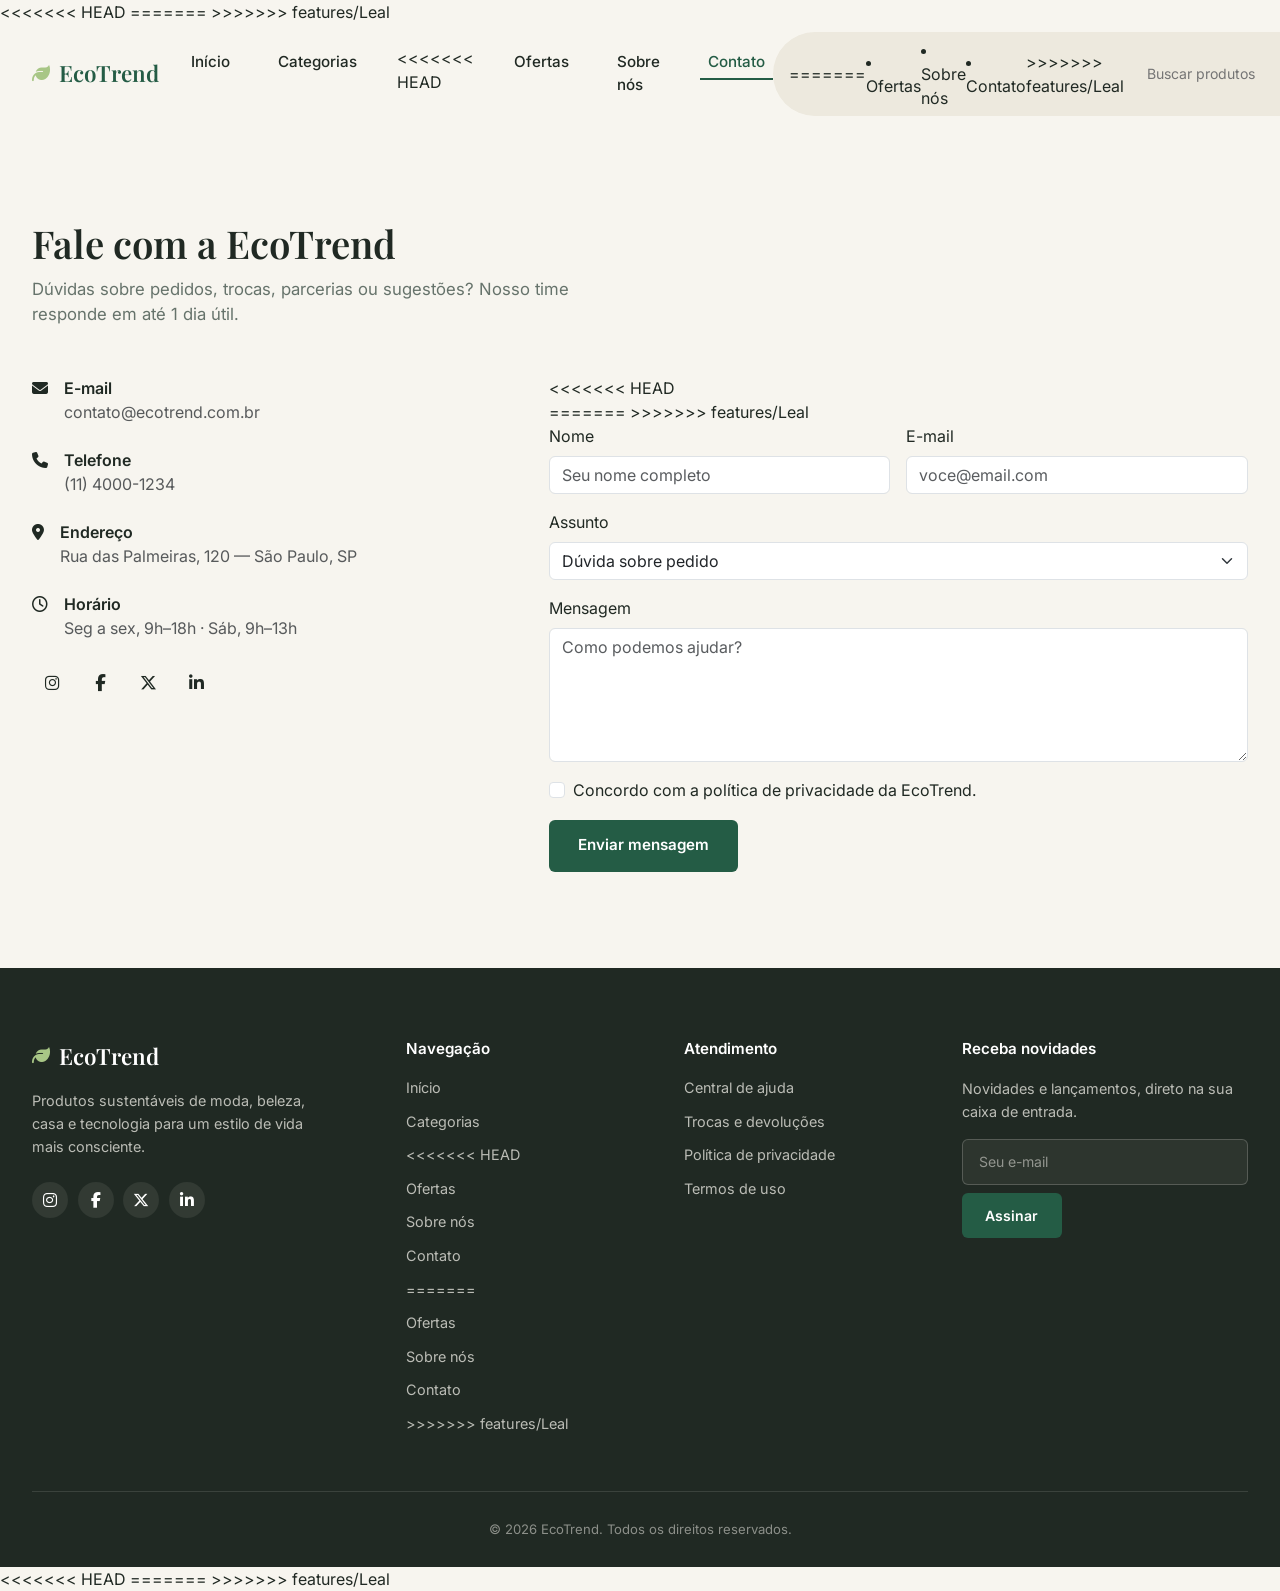
<file: pages/contatos.html>
<!DOCTYPE html>
<html lang="pt-BR">

<head>
    <meta charset="UTF-8">
    <meta name="viewport" content="width=device-width, initial-scale=1.0">
    <title>Contato — EcoTrend</title>
    <meta name="description" content="Fale com a EcoTrend: dúvidas sobre pedidos, trocas, parcerias e mais.">
    <link rel="preconnect" href="https://fonts.googleapis.com">
    <link rel="preconnect" href="https://fonts.gstatic.com" crossorigin>
    <link
        href="https://fonts.googleapis.com/css2?family=Playfair+Display:ital,wght@0,500;0,600;0,700;1,500&family=Inter:wght@400;500;600;700&display=swap"
        rel="stylesheet">
    <link rel="stylesheet" href="https://cdnjs.cloudflare.com/ajax/libs/font-awesome/6.5.1/css/all.min.css"
        integrity="sha512-DTOQO9RWCH3ppGqcWaEA1BIZOC6xxalwEsw9c2QQeAIftl+Vegovlnee1c9QX4TctnWMn13TZye+giMm8e2LwA=="
        crossorigin="anonymous" referrerpolicy="no-referrer">
    <link href="https://cdn.jsdelivr.net/npm/bootstrap@5.3.8/dist/css/bootstrap.min.css" rel="stylesheet"
        integrity="sha384-sRIl4kxILFvY47J16cr9ZwB07vP4J8+LH7qKQnuqkuIAvNWLzeN8tE5YBujZqJLB" crossorigin="anonymous">
    <link rel="stylesheet" href="../css/style.css">
</head>

<body>
<<<<<<< HEAD
=======
    <a class="skip-link" href="#main-content">Pular para o conteúdo</a>
>>>>>>> features/Leal
    <!-- HEADER -->
    <header id="site-header" class="site-header">
        <nav class="navbar navbar-expand-lg" aria-label="Navegação principal">
            <div class="container header-inner">

                <a class="brand" href="../index.html">
                    <i class="fa-solid fa-leaf brand-icon" aria-hidden="true"></i>
                    <span class="brand-name">EcoTrend</span>
                </a>

                <button class="navbar-toggler" type="button" data-bs-toggle="collapse" data-bs-target="#mainNav"
                    aria-controls="mainNav" aria-expanded="false" aria-label="Abrir menu">
                    <span class="navbar-toggler-icon"></span>
                </button>

                <div class="collapse navbar-collapse" id="mainNav">
                    <ul class="navbar-nav main-nav mx-lg-auto">
                        <li class="nav-item"><a class="nav-link" href="../index.html">Início</a></li>
                        <li class="nav-item"><a class="nav-link" href="categoria.html">Categorias</a></li>
<<<<<<< HEAD
                        <li class="nav-item"><a class="nav-link" href="../index.html#destaques">Ofertas</a></li>
                        <li class="nav-item"><a class="nav-link" href="../index.html#por-que">Sobre nós</a></li>
                        <li class="nav-item"><a class="nav-link active" aria-current="page"
                                href="contato.html">Contato</a></li>
                    </ul>

                    <div class="header-actions">
                        <form class="search-form d-none d-lg-flex" role="search" aria-label="Buscar produtos">
=======
                        <li class="nav-item"><a class="nav-link" href="categoria.html?categoria=ofertas">Ofertas</a></li>
                        <li class="nav-item"><a class="nav-link" href="../index.html#por-que">Sobre nós</a></li>
                        <li class="nav-item"><a class="nav-link active" aria-current="page"
                                href="contatos.html">Contato</a></li>
                    </ul>

                    <div class="header-actions">
                        <form id="header-search-form" class="search-form d-none d-lg-flex" role="search"
                            aria-label="Buscar produtos">
>>>>>>> features/Leal
                            <label for="search-input" class="visually-hidden">Buscar</label>
                            <input id="search-input" class="search-input" type="search" placeholder="Buscar produtos"
                                aria-label="Buscar produtos">
                            <button class="icon-btn" type="submit" aria-label="Buscar">
                                <i class="fa-solid fa-magnifying-glass" aria-hidden="true"></i>
                            </button>
                        </form>

<<<<<<< HEAD
                        <button class="icon-btn d-lg-none" type="button" aria-label="Buscar">
=======
                        <button id="mobile-search-toggle" class="icon-btn d-lg-none" type="button"
                            aria-label="Buscar" aria-expanded="false" aria-controls="header-search-form">
>>>>>>> features/Leal
                            <i class="fa-solid fa-magnifying-glass" aria-hidden="true"></i>
                        </button>
                        <button class="icon-btn" type="button" aria-label="Minha conta">
                            <i class="fa-regular fa-user" aria-hidden="true"></i>
                        </button>
<<<<<<< HEAD
                        <button class="icon-btn cart-btn" type="button" aria-label="Carrinho, 0 itens">
=======
                        <button class="icon-btn cart-btn" type="button" aria-label="Carrinho, 0 itens"
                            data-bs-toggle="offcanvas" data-bs-target="#carrinho-offcanvas" aria-controls="carrinho-offcanvas">
>>>>>>> features/Leal
                            <i class="fa-solid fa-bag-shopping" aria-hidden="true"></i>
                            <span class="cart-count" id="cart-count">0</span>
                        </button>
                    </div>
                </div>
            </div>
        </nav>
    </header>

    <main id="main-content">

        <!-- CONTATO -->
        <section id="contato" class="section">
            <div class="container">
                <div class="section-head">
                    <h2 class="section-title">Fale com a EcoTrend</h2>
                    <p class="section-subtitle">Dúvidas sobre pedidos, trocas, parcerias ou sugestões? Nosso time
                        responde em até 1 dia útil.</p>
                </div>

                <div class="row g-4">

                    <!-- Informações de contato -->
                    <div class="col-12 col-lg-5">
                        <ul class="list-unstyled">
                            <li class="d-flex align-items-start mb-4">
                                <i class="fa-solid fa-envelope me-3 mt-1" aria-hidden="true"></i>
                                <div>
                                    <p class="mb-0 fw-semibold">E-mail</p>
                                    <p class="mb-0 text-muted">contato@ecotrend.com.br</p>
                                </div>
                            </li>
                            <li class="d-flex align-items-start mb-4">
                                <i class="fa-solid fa-phone me-3 mt-1" aria-hidden="true"></i>
                                <div>
                                    <p class="mb-0 fw-semibold">Telefone</p>
                                    <p class="mb-0 text-muted">(11) 4000-1234</p>
                                </div>
                            </li>
                            <li class="d-flex align-items-start mb-4">
                                <i class="fa-solid fa-location-dot me-3 mt-1" aria-hidden="true"></i>
                                <div>
                                    <p class="mb-0 fw-semibold">Endereço</p>
                                    <p class="mb-0 text-muted">Rua das Palmeiras, 120 — São Paulo, SP</p>
                                </div>
                            </li>
                            <li class="d-flex align-items-start">
                                <i class="fa-regular fa-clock me-3 mt-1" aria-hidden="true"></i>
                                <div>
                                    <p class="mb-0 fw-semibold">Horário</p>
                                    <p class="mb-0 text-muted">Seg a sex, 9h–18h · Sáb, 9h–13h</p>
                                </div>
                            </li>
                        </ul>

                        <div class="d-flex gap-2 mt-4">
                            <a href="#" class="icon-btn" aria-label="Instagram"><i class="fa-brands fa-instagram"
                                    aria-hidden="true"></i></a>
                            <a href="#" class="icon-btn" aria-label="Facebook"><i class="fa-brands fa-facebook-f"
                                    aria-hidden="true"></i></a>
                            <a href="#" class="icon-btn" aria-label="X (Twitter)"><i class="fa-brands fa-x-twitter"
                                    aria-hidden="true"></i></a>
                            <a href="#" class="icon-btn" aria-label="LinkedIn"><i class="fa-brands fa-linkedin-in"
                                    aria-hidden="true"></i></a>
                        </div>
                    </div>

                    <!-- Formulário -->
                    <div class="col-12 col-lg-7">
<<<<<<< HEAD
                        <form>
=======
                        <form id="contact-form">
>>>>>>> features/Leal
                            <div class="row g-3">
                                <div class="col-12 col-md-6">
                                    <label for="nome" class="form-label">Nome</label>
                                    <input type="text" class="form-control" id="nome" name="nome"
                                        placeholder="Seu nome completo" required>
                                </div>
                                <div class="col-12 col-md-6">
                                    <label for="email" class="form-label">E-mail</label>
                                    <input type="email" class="form-control" id="email" name="email"
                                        placeholder="voce@email.com" required>
                                </div>
                                <div class="col-12">
                                    <label for="assunto" class="form-label">Assunto</label>
                                    <select id="assunto" name="assunto" class="form-select">
                                        <option selected>Dúvida sobre pedido</option>
                                        <option>Trocas e devoluções</option>
                                        <option>Parcerias</option>
                                        <option>Outro</option>
                                    </select>
                                </div>
                                <div class="col-12">
                                    <label for="mensagem" class="form-label">Mensagem</label>
                                    <textarea class="form-control" id="mensagem" name="mensagem" rows="5"
                                        placeholder="Como podemos ajudar?" required></textarea>
                                </div>
                                <div class="col-12">
                                    <div class="form-check">
                                        <input class="form-check-input" type="checkbox" id="privacidade" required>
                                        <label class="form-check-label" for="privacidade">Concordo com a política de
                                            privacidade da EcoTrend.</label>
                                    </div>
                                </div>
                                <div class="col-12">
                                    <button type="submit" class="btn btn-cta">Enviar mensagem</button>
                                </div>
                            </div>
                        </form>
                    </div>

                </div>
            </div>
        </section>

    </main>

    <!--  FOOTER  -->
    <footer id="rodape" class="site-footer">
        <div class="container">
            <div class="footer-grid">

                <div class="footer-col footer-brand">
                    <a class="brand brand-footer" href="../index.html">
                        <i class="fa-solid fa-leaf brand-icon" aria-hidden="true"></i>
                        <span class="brand-name">EcoTrend</span>
                    </a>
                    <p class="footer-desc">Produtos sustentáveis de moda, beleza, casa e tecnologia para um estilo de
                        vida mais consciente.</p>
                    <div class="social-links">
                        <a href="#" class="social-link" aria-label="Instagram"><i class="fa-brands fa-instagram"
                                aria-hidden="true"></i></a>
                        <a href="#" class="social-link" aria-label="Facebook"><i class="fa-brands fa-facebook-f"
                                aria-hidden="true"></i></a>
                        <a href="#" class="social-link" aria-label="X (Twitter)"><i class="fa-brands fa-x-twitter"
                                aria-hidden="true"></i></a>
                        <a href="#" class="social-link" aria-label="LinkedIn"><i class="fa-brands fa-linkedin-in"
                                aria-hidden="true"></i></a>
                    </div>
                </div>

                <nav class="footer-col" aria-label="Navegação">
                    <h3 class="footer-heading">Navegação</h3>
                    <ul class="footer-list">
                        <li><a href="../index.html">Início</a></li>
                        <li><a href="categoria.html">Categorias</a></li>
<<<<<<< HEAD
                        <li><a href="../index.html#destaques">Ofertas</a></li>
                        <li><a href="../index.html#por-que">Sobre nós</a></li>
                        <li><a href="contato.html">Contato</a></li>
=======
                        <li><a href="categoria.html?categoria=ofertas">Ofertas</a></li>
                        <li><a href="../index.html#por-que">Sobre nós</a></li>
                        <li><a href="contatos.html">Contato</a></li>
>>>>>>> features/Leal
                    </ul>
                </nav>

                <nav class="footer-col" aria-label="Atendimento">
                    <h3 class="footer-heading">Atendimento</h3>
                    <ul class="footer-list">
                        <li><a href="#">Central de ajuda</a></li>
                        <li><a href="#">Trocas e devoluções</a></li>
                        <li><a href="#">Política de privacidade</a></li>
                        <li><a href="#">Termos de uso</a></li>
                    </ul>
                </nav>

                <div class="footer-col footer-newsletter">
                    <h3 class="footer-heading">Receba novidades</h3>
                    <p class="footer-desc">Novidades e lançamentos, direto na sua caixa de entrada.</p>
                    <form class="newsletter-form">
                        <label for="newsletter-email" class="visually-hidden">Seu e-mail</label>
                        <input id="newsletter-email" type="email" class="newsletter-input" placeholder="Seu e-mail"
                            required>
                        <button type="submit" class="btn btn-cta newsletter-btn">Assinar</button>
                    </form>
                </div>

            </div>

            <div class="footer-bottom">
                <p>&copy; 2026 EcoTrend. Todos os direitos reservados.</p>
            </div>
        </div>
    </footer>

<<<<<<< HEAD
    <script src="https://cdn.jsdelivr.net/npm/bootstrap@5.3.8/dist/js/bootstrap.bundle.min.js"
        integrity="sha384-FKyoEForCGlyvwx9Hj09JcYn3nv7wiPVlz7YYwJrWVcXK/BmnVDxM+D2scQbITxI"
        crossorigin="anonymous"></script>
=======
    <!-- ====================== CARRINHO (OFFCANVAS) ====================== -->
    <div class="offcanvas offcanvas-end cart-offcanvas" tabindex="-1" id="carrinho-offcanvas"
        aria-labelledby="carrinho-offcanvas-label">
        <div class="offcanvas-header">
            <h2 class="offcanvas-title" id="carrinho-offcanvas-label">Meu carrinho</h2>
            <button type="button" class="btn-close" data-bs-dismiss="offcanvas" aria-label="Fechar carrinho"></button>
        </div>
        <div class="offcanvas-body d-flex flex-column">
            <div id="carrinho-lista" class="cart-list"></div>
            <p id="carrinho-vazio" class="text-secondary text-center my-4">
                Seu carrinho está vazio.
            </p>
            <div class="cart-summary mt-auto pt-3 border-top">
                <div class="d-flex justify-content-between align-items-center fw-bold fs-5">
                    <span>Subtotal</span>
                    <span id="carrinho-subtotal">R$ 0,00</span>
                </div>
            </div>
        </div>
    </div>

    <script src="https://cdn.jsdelivr.net/npm/bootstrap@5.3.8/dist/js/bootstrap.bundle.min.js"
        integrity="sha384-FKyoEForCGlyvwx9Hj09JcYn3nv7wiPVlz7YYwJrWVcXK/BmnVDxM+D2scQbITxI"
        crossorigin="anonymous"></script>
    <script src="../js/script.js"></script>
>>>>>>> features/Leal
</body>

</html>
</file>
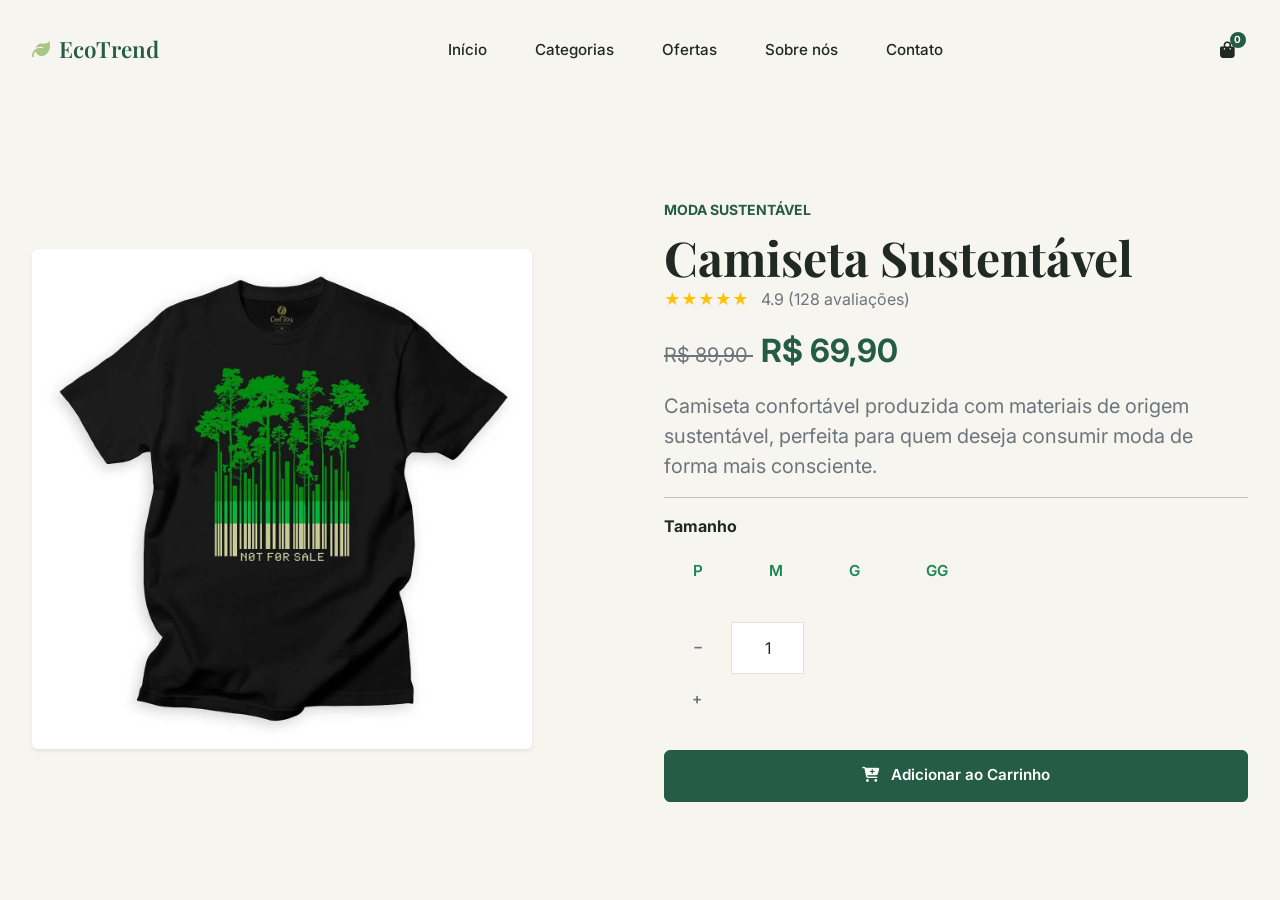
<file: pages/produto-camiseta.html>
<!DOCTYPE html>
<html lang="pt-BR">

<head>
    <meta charset="UTF-8">
    <meta name="viewport" content="width=device-width, initial-scale=1.0">

    <title>EcoTrend — Camiseta Sustentável</title>

    <link rel="preconnect" href="https://fonts.googleapis.com">
    <link rel="preconnect" href="https://fonts.gstatic.com" crossorigin>

    <link href="https://fonts.googleapis.com/css2?family=Playfair+Display:wght@500;600;700&family=Inter:wght@400;500;600;700&display=swap" rel="stylesheet">

    <link rel="stylesheet" href="https://cdnjs.cloudflare.com/ajax/libs/font-awesome/6.5.1/css/all.min.css">

    <link href="https://cdn.jsdelivr.net/npm/bootstrap@5.3.8/dist/css/bootstrap.min.css" rel="stylesheet">

    <link rel="stylesheet" href="../css/style.css">
</head>

<body>

<header id="site-header" class="site-header">

    <nav class="navbar navbar-expand-lg">
        <div class="container header-inner">

            <a class="brand" href="../index.html">
                <i class="fa-solid fa-leaf brand-icon"></i>
                <span class="brand-name">EcoTrend</span>
            </a>

            <button class="navbar-toggler" type="button"
                data-bs-toggle="collapse"
                data-bs-target="#mainNav">
                <span class="navbar-toggler-icon"></span>
            </button>

            <div class="collapse navbar-collapse" id="mainNav">

                <ul class="navbar-nav main-nav mx-lg-auto">

                    <li class="nav-item">
                        <a class="nav-link" href="../index.html">Início</a>
                    </li>

                    <li class="nav-item">
                        <a class="nav-link" href="categoria.html">Categorias</a>
                    </li>

                    <li class="nav-item">
                        <a class="nav-link" href="categoria.html?categoria=ofertas">Ofertas</a>
                    </li>

                    <li class="nav-item">
                        <a class="nav-link" href="../index.html#por-que">Sobre nós</a>
                    </li>

                    <li class="nav-item">
                        <a class="nav-link" href="contatos.html">Contato</a>
                    </li>

                </ul>

                <div class="header-actions">

                    <button class="icon-btn cart-btn"
                        type="button"
                        data-bs-toggle="offcanvas"
                        data-bs-target="#carrinho-offcanvas">

                        <i class="fa-solid fa-bag-shopping"></i>

                        <span class="cart-count" id="cart-count">0</span>

                    </button>

                </div>

            </div>
        </div>
    </nav>

</header>


<main>

<section class="section">

<div class="container">

<div class="row align-items-center g-5">

    <div class="col-12 col-lg-6 text-center">

        <img
            src="../midia/imgs/camisa.png"
            alt="Camiseta Sustentável"
            class="img-fluid rounded shadow-sm"
            style="max-height: 500px; object-fit: contain;"
        >

    </div>


    <div class="col-12 col-lg-6">

        <small class="text-success fw-bold">
            MODA SUSTENTÁVEL
        </small>

        <h1 class="display-5 fw-bold mt-2">
            Camiseta Sustentável
        </h1>

        <div class="mb-3 text-warning">
            ★★★★★
            <span class="text-secondary ms-2">
                4.9 (128 avaliações)
            </span>
        </div>

        <div class="mb-3">

            <span class="text-secondary text-decoration-line-through fs-5">
                R$ 89,90
            </span>

            <span class="fs-2 fw-bold text-success ms-2">
                R$ 69,90
            </span>

        </div>

        <p class="text-secondary fs-5">
            Camiseta confortável produzida com materiais de
            origem sustentável, perfeita para quem deseja
            consumir moda de forma mais consciente.
        </p>

        <hr>

        <label class="fw-bold mb-2">
            Tamanho
        </label>

        <div class="d-flex gap-2 mb-4">

            <button type="button" class="btn btn-outline-success tamanho">
                P
            </button>

            <button type="button" class="btn btn-outline-success tamanho">
                M
            </button>

            <button type="button" class="btn btn-outline-success tamanho">
                G
            </button>

            <button type="button" class="btn btn-outline-success tamanho">
                GG
            </button>

        </div>


        <div class="d-flex align-items-center gap-3 mb-4">

            <div class="input-group" style="width: 140px;">

                <button class="btn btn-outline-secondary"
                    type="button"
                    id="diminuir">
                    −
                </button>

                <input
                    type="text"
                    id="quantidade"
                    class="form-control text-center"
                    value="1"
                    readonly
                >

                <button class="btn btn-outline-secondary"
                    type="button"
                    id="aumentar">
                    +
                </button>

            </div>

        </div>


        <button
            type="button"
            class="btn btn-success btn-lg w-100"
            id="adicionar-produto">

            <i class="fa-solid fa-cart-plus me-2"></i>

            Adicionar ao Carrinho

        </button>

    </div>

</div>

</div>

</section>

</main>


<div class="offcanvas offcanvas-end" tabindex="-1" id="carrinho-offcanvas">

    <div class="offcanvas-header">

        <h5 class="offcanvas-title">
            Meu Carrinho
        </h5>

        <button type="button"
            class="btn-close"
            data-bs-dismiss="offcanvas">
        </button>

    </div>

    <div class="offcanvas-body">

        <p id="carrinho-vazio" class="text-secondary">
            Seu carrinho está vazio.
        </p>

        <div id="carrinho-lista"></div>

        <hr>

        <div class="d-flex justify-content-between fw-bold">

            <span>Subtotal</span>

            <span id="carrinho-subtotal">
                R$ 0,00
            </span>

        </div>

    </div>

</div>


<script src="https://cdn.jsdelivr.net/npm/bootstrap@5.3.8/dist/js/bootstrap.bundle.min.js"></script>

<script src="../js/script.js"></script>

<script>

const quantidade = document.getElementById("quantidade");

document.getElementById("aumentar").addEventListener("click", () => {

    quantidade.value = Number(quantidade.value) + 1;

});

document.getElementById("diminuir").addEventListener("click", () => {

    if (Number(quantidade.value) > 1) {
        quantidade.value = Number(quantidade.value) - 1;
    }

});


document.getElementById("adicionar-produto").addEventListener("click", () => {

    const quantidadeSelecionada = Number(quantidade.value);

    const produto = {
        id: "camiseta-sustentavel",
        nome: "Camiseta Sustentável",
        preco: 69.90,
        imagem: "midia/imgs/camisa.png"
    };

    let carrinho = JSON.parse(localStorage.getItem("ecotrend-cart")) || [];

    const existente = carrinho.find(item => item.id === produto.id);

    if (existente) {
        existente.quantidade += quantidadeSelecionada;
    } else {
        carrinho.push({
            ...produto,
            quantidade: quantidadeSelecionada
        });
    }

    localStorage.setItem("ecotrend-cart", JSON.stringify(carrinho));

    location.reload();

});

</script>

</body>
</html>
</file>
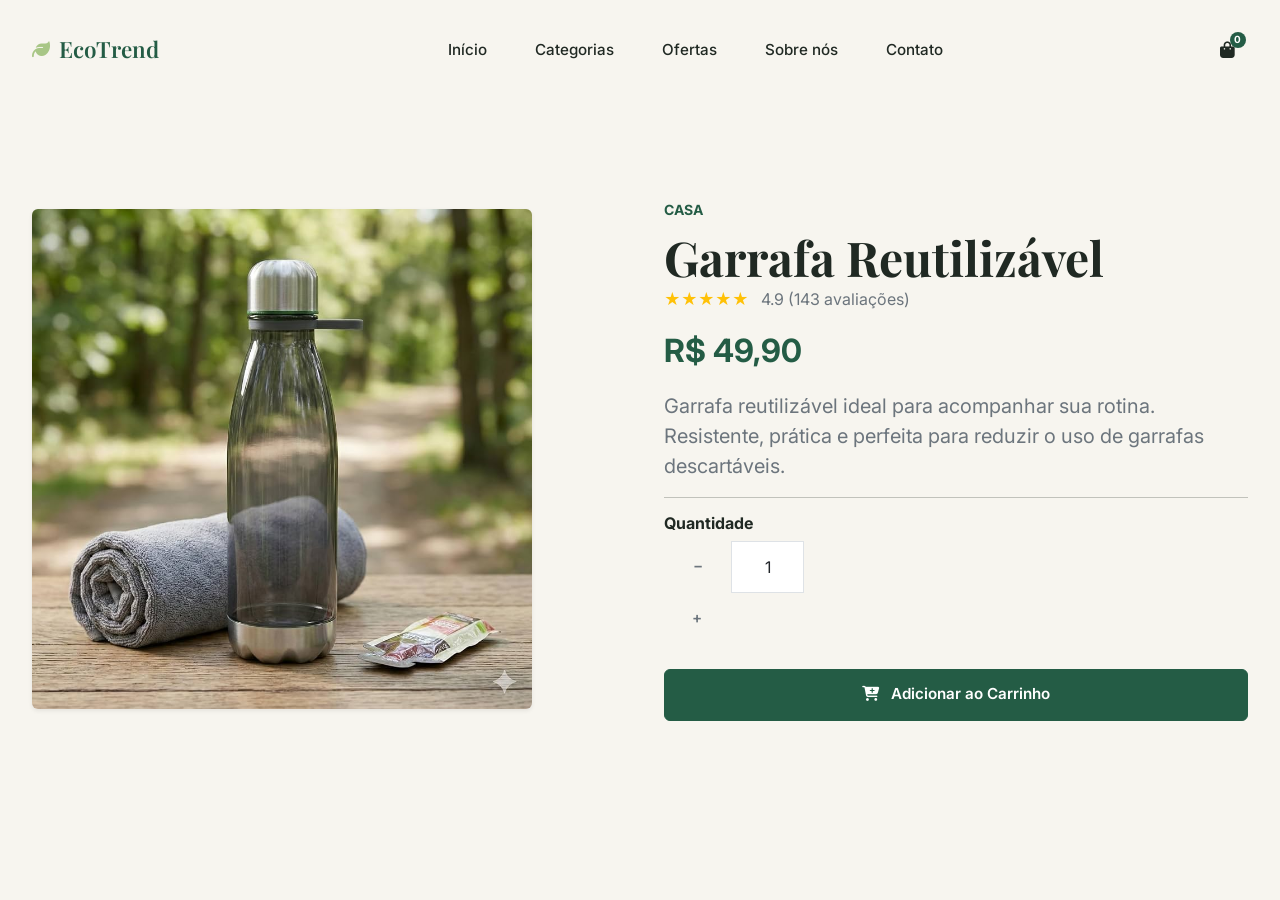
<file: pages/produto-garrafa.html>
<!DOCTYPE html>
<html lang="pt-BR">

<head>

<meta charset="UTF-8">

<meta name="viewport"
content="width=device-width, initial-scale=1.0">

<title>EcoTrend — Garrafa Reutilizável</title>

<link rel="preconnect"
href="https://fonts.googleapis.com">

<link rel="preconnect"
href="https://fonts.gstatic.com"
crossorigin>

<link
href="https://fonts.googleapis.com/css2?family=Playfair+Display:wght@500;600;700&family=Inter:wght@400;500;600;700&display=swap"
rel="stylesheet">

<link
rel="stylesheet"
href="https://cdnjs.cloudflare.com/ajax/libs/font-awesome/6.5.1/css/all.min.css">

<link
href="https://cdn.jsdelivr.net/npm/bootstrap@5.3.8/dist/css/bootstrap.min.css"
rel="stylesheet">

<link rel="stylesheet"
href="../css/style.css">

</head>


<body>


<header class="site-header">

<nav class="navbar navbar-expand-lg">

<div class="container header-inner">


<a class="brand"
href="../index.html">

<i class="fa-solid fa-leaf brand-icon"></i>

<span class="brand-name">
EcoTrend
</span>

</a>


<button
class="navbar-toggler"
type="button"
data-bs-toggle="collapse"
data-bs-target="#mainNav">

<span class="navbar-toggler-icon"></span>

</button>


<div
class="collapse navbar-collapse"
id="mainNav">


<ul class="navbar-nav main-nav mx-lg-auto">

<li class="nav-item">
<a class="nav-link"
href="../index.html">
Início
</a>
</li>

<li class="nav-item">
<a class="nav-link"
href="categoria.html">
Categorias
</a>
</li>

<li class="nav-item">
<a class="nav-link"
href="categoria.html?categoria=ofertas">
Ofertas
</a>
</li>

<li class="nav-item">
<a class="nav-link"
href="../index.html#por-que">
Sobre nós
</a>
</li>

<li class="nav-item">
<a class="nav-link"
href="contatos.html">
Contato
</a>
</li>

</ul>


<div class="header-actions">

<button
class="icon-btn cart-btn"
type="button"
data-bs-toggle="offcanvas"
data-bs-target="#carrinho-offcanvas">

<i class="fa-solid fa-bag-shopping"></i>

<span
class="cart-count">
0
</span>

</button>

</div>


</div>

</div>

</nav>

</header>


<main>

<section class="section">

<div class="container">

<div class="row align-items-center g-5">


<div class="col-12 col-lg-6 text-center">

<img
src="../midia/imgs/garrafa.png"
alt="Garrafa Reutilizável"
class="img-fluid rounded shadow-sm"
style="max-height:500px;object-fit:contain;"
>

</div>


<div class="col-12 col-lg-6">


<small class="text-success fw-bold">
CASA
</small>


<h1 class="display-5 fw-bold mt-2">
Garrafa Reutilizável
</h1>


<div class="mb-3 text-warning">

★★★★★

<span class="text-secondary ms-2">
4.9 (143 avaliações)
</span>

</div>


<div class="mb-3">

<span class="fs-2 fw-bold text-success">
R$ 49,90
</span>

</div>


<p class="text-secondary fs-5">

Garrafa reutilizável ideal para acompanhar
sua rotina. Resistente, prática e perfeita
para reduzir o uso de garrafas descartáveis.

</p>


<hr>


<h6 class="fw-bold">
Quantidade
</h6>


<div
class="input-group mb-4"
style="width:140px;">


<button
class="btn btn-outline-secondary"
id="diminuir">
−
</button>


<input
id="quantidade"
class="form-control text-center"
value="1"
readonly
>


<button
class="btn btn-outline-secondary"
id="aumentar">
+
</button>


</div>


<button
class="btn btn-success btn-lg w-100"
id="adicionar-produto">

<i class="fa-solid fa-cart-plus me-2"></i>

Adicionar ao Carrinho

</button>


</div>

</div>

</div>

</section>

</main>


<div
class="offcanvas offcanvas-end"
tabindex="-1"
id="carrinho-offcanvas">


<div class="offcanvas-header">

<h5 class="offcanvas-title">
Meu Carrinho
</h5>

<button
type="button"
class="btn-close"
data-bs-dismiss="offcanvas">
</button>

</div>


<div class="offcanvas-body">

<p id="carrinho-vazio">
Seu carrinho está vazio.
</p>

<div id="carrinho-lista"></div>

<hr>


<div
class="d-flex justify-content-between fw-bold">

<span>
Subtotal
</span>

<span id="carrinho-subtotal">
R$ 0,00
</span>

</div>

</div>

</div>


<script
src="https://cdn.jsdelivr.net/npm/bootstrap@5.3.8/dist/js/bootstrap.bundle.min.js">
</script>

<script src="../js/script.js"></script>


<script>

const quantidade =
document.getElementById("quantidade");


document.getElementById("aumentar")
.addEventListener("click", () => {

quantidade.value =
Number(quantidade.value) + 1;

});


document.getElementById("diminuir")
.addEventListener("click", () => {

if (Number(quantidade.value) > 1) {

quantidade.value =
Number(quantidade.value) - 1;

}

});


document.getElementById("adicionar-produto")
.addEventListener("click", () => {


const qtd =
Number(quantidade.value);


const produto = {

id: "garrafa-reutilizavel",

nome: "Garrafa Reutilizável",

preco: 49.90,

imagem: "midia/imgs/garrafa.png"

};


let carrinho =
JSON.parse(
localStorage.getItem("ecotrend-cart")
) || [];


const existente =
carrinho.find(
item => item.id === produto.id
);


if (existente) {

existente.quantidade += qtd;

} else {

carrinho.push({

...produto,

quantidade: qtd

});

}


localStorage.setItem(
"ecotrend-cart",
JSON.stringify(carrinho)
);


location.reload();

});

</script>


</body>

</html>
</file>
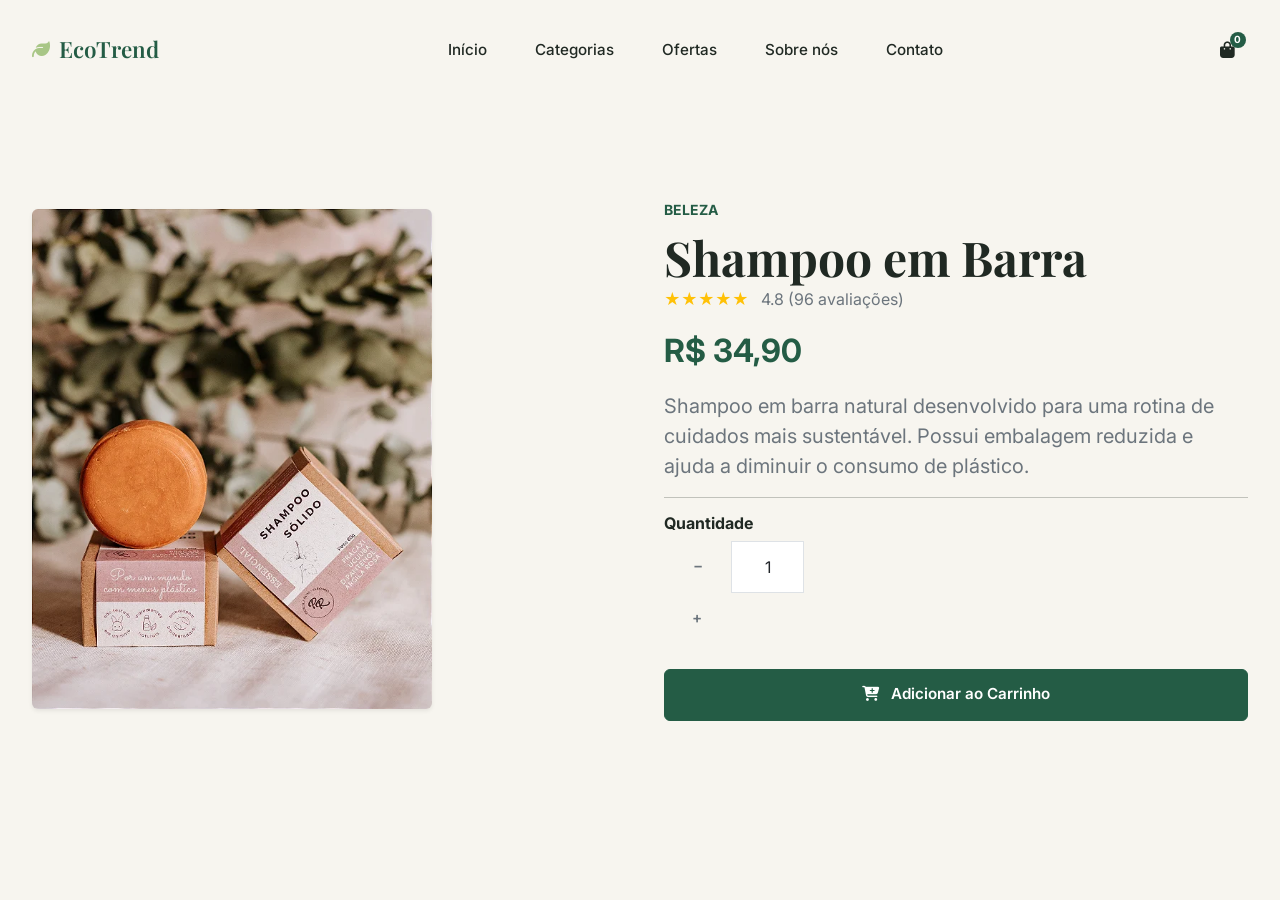
<file: pages/produto-shampoo.html>
<!DOCTYPE html>
<html lang="pt-BR">

<head>
    <meta charset="UTF-8">
    <meta name="viewport" content="width=device-width, initial-scale=1.0">

    <title>EcoTrend — Shampoo em Barra</title>

    <link rel="preconnect" href="https://fonts.googleapis.com">
    <link rel="preconnect" href="https://fonts.gstatic.com" crossorigin>

    <link href="https://fonts.googleapis.com/css2?family=Playfair+Display:wght@500;600;700&family=Inter:wght@400;500;600;700&display=swap" rel="stylesheet">

    <link rel="stylesheet" href="https://cdnjs.cloudflare.com/ajax/libs/font-awesome/6.5.1/css/all.min.css">

    <link href="https://cdn.jsdelivr.net/npm/bootstrap@5.3.8/dist/css/bootstrap.min.css" rel="stylesheet">

    <link rel="stylesheet" href="../css/style.css">
</head>

<body>

<header class="site-header">

<nav class="navbar navbar-expand-lg">

<div class="container header-inner">

<a class="brand" href="../index.html">

<i class="fa-solid fa-leaf brand-icon"></i>

<span class="brand-name">
EcoTrend
</span>

</a>


<button class="navbar-toggler"
type="button"
data-bs-toggle="collapse"
data-bs-target="#mainNav">

<span class="navbar-toggler-icon"></span>

</button>


<div class="collapse navbar-collapse" id="mainNav">

<ul class="navbar-nav main-nav mx-lg-auto">

<li class="nav-item">
<a class="nav-link" href="../index.html">Início</a>
</li>

<li class="nav-item">
<a class="nav-link" href="categoria.html">Categorias</a>
</li>

<li class="nav-item">
<a class="nav-link" href="categoria.html?categoria=ofertas">Ofertas</a>
</li>

<li class="nav-item">
<a class="nav-link" href="../index.html#por-que">Sobre nós</a>
</li>

<li class="nav-item">
<a class="nav-link" href="contatos.html">Contato</a>
</li>

</ul>


<div class="header-actions">

<button class="icon-btn cart-btn"
type="button"
data-bs-toggle="offcanvas"
data-bs-target="#carrinho-offcanvas">

<i class="fa-solid fa-bag-shopping"></i>

<span class="cart-count">
0
</span>

</button>

</div>

</div>

</div>

</nav>

</header>


<main>

<section class="section">

<div class="container">

<div class="row align-items-center g-5">


<div class="col-12 col-lg-6 text-center">

<img
src="../midia/imgs/shampoo.png"
alt="Shampoo em Barra"
class="img-fluid rounded shadow-sm"
style="max-height:500px;object-fit:contain;"
>

</div>


<div class="col-12 col-lg-6">

<small class="text-success fw-bold">
BELEZA
</small>

<h1 class="display-5 fw-bold mt-2">
Shampoo em Barra
</h1>

<div class="mb-3 text-warning">
★★★★★

<span class="text-secondary ms-2">
4.8 (96 avaliações)
</span>

</div>


<div class="mb-3">

<span class="fs-2 fw-bold text-success">
R$ 34,90
</span>

</div>


<p class="text-secondary fs-5">

Shampoo em barra natural desenvolvido para
uma rotina de cuidados mais sustentável.
Possui embalagem reduzida e ajuda a diminuir
o consumo de plástico.

</p>


<hr>


<h6 class="fw-bold">
Quantidade
</h6>


<div class="input-group mb-4" style="width:140px;">

<button class="btn btn-outline-secondary"
id="diminuir">
−
</button>

<input
id="quantidade"
class="form-control text-center"
value="1"
readonly
>

<button class="btn btn-outline-secondary"
id="aumentar">
+
</button>

</div>


<button
class="btn btn-success btn-lg w-100"
id="adicionar-produto">

<i class="fa-solid fa-cart-plus me-2"></i>

Adicionar ao Carrinho

</button>


</div>

</div>

</div>

</section>

</main>


<div class="offcanvas offcanvas-end"
tabindex="-1"
id="carrinho-offcanvas">

<div class="offcanvas-header">

<h5 class="offcanvas-title">
Meu Carrinho
</h5>

<button
type="button"
class="btn-close"
data-bs-dismiss="offcanvas">
</button>

</div>


<div class="offcanvas-body">

<p id="carrinho-vazio">
Seu carrinho está vazio.
</p>

<div id="carrinho-lista"></div>

<hr>

<div class="d-flex justify-content-between fw-bold">

<span>
Subtotal
</span>

<span id="carrinho-subtotal">
R$ 0,00
</span>

</div>

</div>

</div>


<script src="https://cdn.jsdelivr.net/npm/bootstrap@5.3.8/dist/js/bootstrap.bundle.min.js"></script>

<script src="../js/script.js"></script>


<script>

const quantidade =
document.getElementById("quantidade");


document.getElementById("aumentar")
.addEventListener("click", () => {

quantidade.value =
Number(quantidade.value) + 1;

});


document.getElementById("diminuir")
.addEventListener("click", () => {

if (Number(quantidade.value) > 1) {

quantidade.value =
Number(quantidade.value) - 1;

}

});


document.getElementById("adicionar-produto")
.addEventListener("click", () => {

const qtd =
Number(quantidade.value);


const produto = {

id: "shampoo-barra",

nome: "Shampoo em Barra",

preco: 34.90,

imagem: "midia/imgs/shampoo.png"

};


let carrinho =
JSON.parse(localStorage.getItem("ecotrend-cart")) || [];


const existente =
carrinho.find(item => item.id === produto.id);


if (existente) {

existente.quantidade += qtd;

} else {

carrinho.push({

...produto,

quantidade: qtd

});

}


localStorage.setItem(
"ecotrend-cart",
JSON.stringify(carrinho)
);


location.reload();

});

</script>

</body>
</html>
</file>
<file: css/style.css>
:root {
    --forest: #245C45;
    --forest-dark: #1A4634;
    --natural: #4F8068;
    --lime: #A8C686;
    --cream: #F7F5EF;
    --sand: #EDE9DE;
    --graphite: #202923;
    --gray-green: #66736B;
    --white: #FFFFFF;


    --font-display: "Playfair Display", Georgia, serif;
    --font-body: "Inter", -apple-system, BlinkMacSystemFont, sans-serif;


    --radius-sm: 6px;
    --radius-md: 10px;
    --radius-lg: 16px;
    --shadow-sm: 0 1px 3px rgba(32, 41, 35, 0.06);
    --shadow-md: 0 8px 24px rgba(32, 41, 35, 0.08);
    --transition: 220ms cubic-bezier(0.4, 0, 0.2, 1);
    --header-h: 84px;
}

/* RESET / BASE */
* {
    box-sizing: border-box;
}

html {
    scroll-behavior: smooth;
    scroll-padding-top: var(--header-h);
}

@media (prefers-reduced-motion: reduce) {
    html {
        scroll-behavior: auto;
    }

    *,
    *::before,
    *::after {
        animation-duration: 0.01ms !important;
        transition-duration: 0.01ms !important;
    }
}

body {
    font-family: var(--font-body);
    color: var(--graphite);
    background: var(--cream);
    -webkit-font-smoothing: antialiased;
    overflow-x: hidden;
}

h1,
h2,
h3,
h4 {
    font-family: var(--font-display);
    color: var(--graphite);
    margin: 0;
    line-height: 1.15;
}

p {
    margin: 0;
}

a {
    color: inherit;
    text-decoration: none;
}

img {
    max-width: 100%;
    display: block;
}

.brand-photo {
    width: 100%;
    height: 100%;
    object-fit: cover;
    filter: sepia(18%) saturate(115%) hue-rotate(-5deg) brightness(0.97);
}

.container {
    max-width: 1240px;
}

.skip-link {
    position: absolute;
    top: -100px;
    left: 1rem;
    background: var(--forest);
    color: var(--white);
    padding: 0.75rem 1.25rem;
    border-radius: var(--radius-sm);
    z-index: 2000;
    transition: top var(--transition);
}

.skip-link:focus {
    top: 1rem;
}

:focus-visible {
    outline: 2px solid var(--forest);
    outline-offset: 3px;
}

.section {
    padding: 6rem 0;
}

@media (max-width: 991.98px) {
    .section {
        padding: 4rem 0;
    }
}

.section-head {
    max-width: 640px;
    margin: 0 0 3rem;
}

.section-title {
    font-size: clamp(1.9rem, 3vw, 2.6rem);
    font-weight: 600;
    margin-bottom: 0.75rem;
}

.section-subtitle {
    font-size: 1.05rem;
    color: var(--gray-green);
    max-width: 52ch;
}

/* BUTTONS */
.btn {
    font-family: var(--font-body);
    font-weight: 600;
    font-size: 0.95rem;
    padding: 0.85rem 1.75rem;
    border-radius: var(--radius-sm);
    border: 1px solid transparent;
    transition: background var(--transition), color var(--transition), border-color var(--transition), transform var(--transition);
}

.btn-cta {
    background: var(--forest);
    color: var(--white);
}

.btn-cta:hover,
.btn-cta:focus-visible {
    background: var(--forest-dark);
    color: var(--white);
    transform: translateY(-1px);
}

.btn-cta-lg {
    padding: 1.1rem 2.5rem;
    font-size: 1rem;
}

.btn-outline-cta {
    background: transparent;
    color: var(--forest);
    border-color: var(--forest);
}

.btn-outline-cta:hover,
.btn-outline-cta:focus-visible {
    background: var(--forest);
    color: var(--white);
}

.btn-add-cart {
    width: 100%;
    background: var(--cream);
    color: var(--forest);
    border-color: var(--sand);
    font-size: 0.88rem;
    padding: 0.7rem 1rem;
}

.btn-add-cart:hover,
.btn-add-cart:focus-visible {
    background: var(--forest);
    border-color: var(--forest);
    color: var(--white);
}

/* HEADER */
.site-header {
    position: sticky;
    top: 0;
    z-index: 1030;
    background: var(--cream);
    border-bottom: 1px solid transparent;
    transition: background var(--transition), box-shadow var(--transition), border-color var(--transition);
}

.site-header.is-scrolled {
    background: rgba(247, 245, 239, 0.92);
    backdrop-filter: blur(8px);
    box-shadow: var(--shadow-sm);
    border-bottom-color: var(--sand);
}

.header-inner {
    display: flex;
    align-items: center;
    justify-content: space-between;
    min-height: var(--header-h);
    gap: 1.5rem;
}

.brand {
    display: inline-flex;
    align-items: center;
    gap: 0.55rem;
    font-family: var(--font-display);
    font-weight: 600;
    font-size: 1.4rem;
    color: var(--forest);
}

.brand-icon {
    font-size: 1.15rem;
    color: var(--lime);
}

.navbar-collapse {
    display: flex;
    align-items: center;
    justify-content: space-between;
    flex-grow: 1;
}

.main-nav {
    display: flex;
    gap: 2rem;
}

.main-nav .nav-link {
    position: relative;
    display: inline-block;
    padding: 0.35rem 0;
    color: var(--graphite);
    font-weight: 500;
    font-size: 0.95rem;
    transition: color var(--transition);
}

.main-nav .nav-link:hover,
.main-nav .nav-link.active {
    color: var(--forest);
}

.main-nav .nav-link::after {
    content: "";
    position: absolute;
    left: 0;
    bottom: 0;
    width: 100%;
    height: 2px;
    background: var(--forest);
    transform: scaleX(0);
    transform-origin: left;
    transition: transform var(--transition);
}

.main-nav .nav-link:hover::after,
.main-nav .nav-link.active::after {
    transform: scaleX(1);
}

/* Mobile search toggle */
@media (max-width: 991.98px) {
    .search-form.is-active {
        display: flex !important;
        width: 100%;
        margin: 0 0 0.5rem;
    }
}

.header-actions {
    display: flex;
    align-items: center;
    gap: 0.35rem;
}

.search-form {
    align-items: center;
    background: var(--sand);
    border-radius: 999px;
    padding: 0.35rem 0.4rem 0.35rem 1rem;
    margin-right: 0.5rem;
}

.search-input {
    border: none;
    background: transparent;
    font-family: var(--font-body);
    font-size: 0.88rem;
    width: 160px;
    outline: none;
}

.icon-btn {
    position: relative;
    width: 40px;
    height: 40px;
    display: inline-flex;
    align-items: center;
    justify-content: center;
    border: none;
    background: transparent;
    color: var(--graphite);
    border-radius: 999px;
    font-size: 1.05rem;
    transition: background var(--transition), color var(--transition);
}

.icon-btn:hover,
.icon-btn:focus-visible {
    background: var(--sand);
    color: var(--forest);
}

.cart-count {
    position: absolute;
    top: 2px;
    right: 2px;
    min-width: 16px;
    height: 16px;
    padding: 0 3px;
    border-radius: 999px;
    background: var(--forest);
    color: var(--white);
    font-size: 0.62rem;
    font-weight: 700;
    display: flex;
    align-items: center;
    justify-content: center;
    line-height: 1;
}

@media (max-width: 991.98px) {
    .navbar-collapse {
        flex-direction: column;
        align-items: stretch;
        gap: 1.25rem;
        padding-top: 1.25rem;
    }

    .main-nav {
        flex-direction: column;
        gap: 0.9rem;
    }

    .search-form {
        display: none;
    }
}

/* HERO / CAROUSEL */
.hero-carousel {
    height: 86vh;
    min-height: 480px;
    max-height: 820px;
}

.hero-carousel .carousel-inner,
.hero-carousel .carousel-item {
    height: 100%;
}

.hero-carousel .carousel-item img {
    height: 100%;
    object-fit: cover;
}

.hero-overlay {
    position: absolute;
    inset: 0;
    background: linear-gradient(180deg, rgba(32, 41, 35, 0.42) 0%, rgba(32, 41, 35, 0.18) 45%, rgba(32, 41, 35, 0.55) 100%);
}

.hero-caption-wrap {
    position: absolute;
    inset: 0;
    display: flex;
    align-items: center;
}

.hero-caption {
    max-width: 620px;
    color: var(--white);
}

.hero-eyebrow {
    font-family: var(--font-body);
    font-weight: 600;
    font-size: 0.85rem;
    letter-spacing: 0.04em;
    color: var(--lime);
    margin-bottom: 1rem;
}

.hero-title {
    font-size: clamp(2.4rem, 5vw, 4rem);
    font-weight: 600;
    color: var(--white);
    margin-bottom: 1.25rem;
}

.hero-text {
    font-size: 1.15rem;
    color: rgba(255, 255, 255, 0.88);
    max-width: 46ch;
    margin-bottom: 2rem;
}

.hero-carousel .carousel-control-prev,
.hero-carousel .carousel-control-next {
    width: 5%;
    opacity: 1;
}

.control-icon {
    width: 44px;
    height: 44px;
    display: inline-flex;
    align-items: center;
    justify-content: center;
    border-radius: 999px;
    background: rgba(255, 255, 255, 0.16);
    border: 1px solid rgba(255, 255, 255, 0.4);
    color: var(--white);
    font-size: 0.95rem;
    transition: background var(--transition);
}

.hero-carousel .carousel-control-prev:hover .control-icon,
.hero-carousel .carousel-control-next:hover .control-icon {
    background: rgba(255, 255, 255, 0.3);
}

.hero-carousel .carousel-indicators {
    margin-bottom: 1.75rem;
}

.hero-carousel .carousel-indicators [data-bs-target] {
    width: 8px;
    height: 8px;
    border-radius: 999px;
    background: rgba(255, 255, 255, 0.5);
    border: none;
    opacity: 1;
}

.hero-carousel .carousel-indicators .active {
    background: var(--white);
    width: 22px;
}

@media (max-width: 767.98px) {
    .hero-carousel {
        height: 92vh;
        height: 92dvh;
    }

    .hero-caption-wrap {
        align-items: flex-end;
        padding-bottom: 3.5rem;
    }

    .hero-caption {
        text-align: left;
    }
}

/* CATEGORIES — CSS GRID */
.category-grid {
    display: grid;
    grid-template-columns: repeat(4, 1fr);
    gap: 1.5rem;
}

@media (max-width: 1199.98px) and (min-width: 768px) {
    .category-grid {
        grid-template-columns: repeat(2, 1fr);
    }
}

@media (max-width: 767.98px) {
    .category-grid {
        grid-template-columns: repeat(auto-fit, minmax(150px, 1fr));
    }
}

.category-card {
    background: var(--white);
    border-radius: var(--radius-lg);
    padding: 2.25rem 1.75rem;
    box-shadow: var(--shadow-sm);
    transition: transform var(--transition), box-shadow var(--transition);
}

.category-card:hover {
    transform: translateY(-4px);
    box-shadow: var(--shadow-md);
}

.category-icon {
    width: 52px;
    height: 52px;
    display: flex;
    align-items: center;
    justify-content: center;
    border-radius: var(--radius-md);
    background: var(--sand);
    color: var(--forest);
    font-size: 1.35rem;
    margin-bottom: 1.5rem;
}

/* ---------- PÁGINA CATEGORIAS: filtro + aba Ofertas ---------- */
.badge-oferta {
    position: absolute;
    top: 0.75rem;
    left: 0.75rem;
    z-index: 2;
    background: var(--forest);
    color: var(--white);
    font-family: var(--font-body);
    font-weight: 700;
    font-size: 0.8rem;
    padding: 0.25rem 0.6rem;
    border-radius: var(--radius-sm);
    box-shadow: var(--shadow-sm);
}

.price-old {
    color: var(--gray-green);
    font-weight: 500;
    font-size: 0.95rem;
    margin-right: 0.4rem;
}

.price-new {
    color: var(--forest-dark);
}

#filtro-categorias .btn {
    transition: background-color var(--transition), color var(--transition), border-color var(--transition);
    border-radius: 999px;
    font-weight: 600;
    font-size: 0.88rem;
    padding: 0.55rem 1.25rem;
}

/* Botões "success" do Bootstrap alinhados à identidade EcoTrend */
.btn-success {
    background-color: var(--forest);
    border-color: var(--forest);
}

.btn-success:hover,
.btn-success:focus-visible {
    background-color: var(--forest-dark);
    border-color: var(--forest-dark);
}

#filtro-categorias .btn-outline-success {
    color: var(--forest);
    border-color: var(--forest);
    background-color: transparent;
}

#filtro-categorias .btn-outline-success:hover,
#filtro-categorias .btn-outline-success:focus-visible {
    background-color: var(--forest);
    border-color: var(--forest);
    color: var(--white);
}

.text-success {
    color: var(--forest) !important;
}

/* Cards de produto (página Categorias) alinhados à identidade visual */
#grade-produtos .card {
    border-radius: var(--radius-lg);
    box-shadow: var(--shadow-sm);
    overflow: hidden;
    transition: transform var(--transition), box-shadow var(--transition);
}

#grade-produtos .card:hover {
    transform: translateY(-4px);
    box-shadow: var(--shadow-md);
}

#grade-produtos .card-img-top {
    aspect-ratio: 4 / 3;
    object-fit: cover;
    background: var(--sand);
}

#grade-produtos .card-body {
    padding: 1.5rem;
}

#grade-produtos .card-body h2 {
    font-size: 1.1rem;
    margin-bottom: 0.5rem;
}

#grade-produtos .card-body .text-success {
    letter-spacing: 0.05em;
    font-size: 0.78rem;
}

#grade-produtos .card-body p.text-secondary {
    color: var(--gray-green) !important;
    font-size: 0.9rem;
    line-height: 1.55;
    margin-bottom: 1.25rem;
}

#grade-produtos .btn-success {
    border-radius: var(--radius-sm);
    font-size: 0.88rem;
    padding: 0.7rem 1rem;
}

.category-name {
    font-size: 1.2rem;
    font-weight: 600;
    margin-bottom: 0.4rem;
}

.category-desc {
    color: var(--gray-green);
    font-size: 0.92rem;
    margin-bottom: 1.25rem;
}

.category-link {
    display: inline-flex;
    align-items: center;
    gap: 0.4rem;
    font-size: 0.88rem;
    font-weight: 600;
    color: var(--forest);
}

.category-link i {
    font-size: 0.75rem;
    transition: transform var(--transition);
}

.category-link:hover i {
    transform: translateX(3px);
}

/* WHY SECTION */
.why-grid {
    display: grid;
    grid-template-columns: repeat(4, 1fr);
    gap: 1.5rem;
}

@media (max-width: 991.98px) {
    .why-grid {
        grid-template-columns: repeat(2, 1fr);
    }
}

@media (max-width: 479.98px) {
    .why-grid {
        grid-template-columns: 1fr;
    }
}

.why-card {
    text-align: left;
    padding: 0.5rem 0;
}

.why-icon {
    width: 46px;
    height: 46px;
    display: flex;
    align-items: center;
    justify-content: center;
    border-radius: 999px;
    background: var(--forest);
    color: var(--white);
    font-size: 1.1rem;
    margin-bottom: 1.25rem;
}

.why-title {
    font-family: var(--font-body);
    font-size: 1.05rem;
    font-weight: 600;
    margin-bottom: 0.5rem;
}

.why-desc {
    color: var(--gray-green);
    font-size: 0.92rem;
}

/* FOOTER — CSS GRID */
.site-footer {
    background: var(--graphite);
    color: rgba(247, 245, 239, 0.72);
    padding: 4.5rem 0 0;
}

.footer-grid {
    display: grid;
    grid-template-columns: 1.4fr 1fr 1fr 1.2fr;
    gap: 2.5rem;
    padding-bottom: 3.5rem;
    border-bottom: 1px solid rgba(247, 245, 239, 0.12);
}

@media (max-width: 991.98px) {
    .footer-grid {
        grid-template-columns: 1fr 1fr;
        row-gap: 2.5rem;
    }
}

@media (max-width: 575.98px) {
    .footer-grid {
        grid-template-columns: 1fr;
    }
}

.footer-col .brand-footer {
    color: var(--white);
    margin-bottom: 1rem;
}

.footer-desc {
    font-size: 0.9rem;
    line-height: 1.6;
    max-width: 32ch;
}

.social-links {
    display: flex;
    gap: 0.6rem;
    margin-top: 1.5rem;
}

.social-link {
    width: 36px;
    height: 36px;
    display: inline-flex;
    align-items: center;
    justify-content: center;
    border-radius: 999px;
    background: rgba(247, 245, 239, 0.08);
    color: var(--white);
    transition: background var(--transition), color var(--transition);
}

.social-link:hover,
.social-link:focus-visible {
    background: var(--lime);
    color: var(--forest-dark);
}

.footer-heading {
    font-family: var(--font-body);
    font-size: 0.95rem;
    font-weight: 600;
    color: var(--white);
    margin-bottom: 1.25rem;
}

.footer-list {
    list-style: none;
    padding: 0;
    margin: 0;
    display: flex;
    flex-direction: column;
    gap: 0.75rem;
    font-size: 0.9rem;
}

.footer-list a {
    transition: color var(--transition);
}

.footer-list a:hover,
.footer-list a:focus-visible {
    color: var(--white);
}

.newsletter-form {
    display: flex;
    gap: 0.5rem;
    margin-top: 1rem;
    flex-wrap: wrap;
}

.newsletter-input {
    flex: 1 1 160px;
    padding: 0.7rem 1rem;
    border-radius: var(--radius-sm);
    border: 1px solid rgba(247, 245, 239, 0.2);
    background: rgba(247, 245, 239, 0.06);
    color: var(--white);
    font-size: 0.88rem;
}

.newsletter-input::placeholder {
    color: rgba(247, 245, 239, 0.5);
}

.newsletter-btn {
    padding: 0.7rem 1.4rem;
    font-size: 0.88rem;
}

.footer-bottom {
    padding: 1.75rem 0;
    text-align: center;
    font-size: 0.82rem;
    color: rgba(247, 245, 239, 0.5);
}

/* FORM FEEDBACK (search / newsletter / contact) */
.form-feedback {
    display: none;
    font-size: 0.85rem;
    margin-top: 0.6rem;
}

.form-feedback.is-visible {
    display: block;
}

.newsletter-form .form-feedback {
    color: var(--lime);
    width: 100%;
}

#contact-form .form-feedback {
    color: var(--forest);
    font-weight: 600;
}

/* ======================================================================
   CARRINHO (OFFCANVAS)
   ====================================================================== */
.cart-offcanvas {
    width: 100%;
    max-width: 400px;
}

.cart-offcanvas .offcanvas-title {
    font-family: var(--font-display);
    font-weight: 600;
    color: var(--forest);
}

.cart-list {
    display: flex;
    flex-direction: column;
    gap: 1rem;
}

.cart-item {
    display: flex;
    align-items: center;
    gap: 0.85rem;
    padding-bottom: 1rem;
    border-bottom: 1px solid var(--sand);
}

.cart-item-img {
    width: 64px;
    height: 64px;
    object-fit: contain;
    background: var(--cream);
    border-radius: var(--radius-sm);
    border: 1px solid var(--sand);
    flex-shrink: 0;
}

.cart-item-info {
    flex-grow: 1;
    min-width: 0;
}

.cart-item-name {
    font-weight: 600;
    font-size: 0.92rem;
    margin-bottom: 0.15rem;
    color: var(--graphite);
}

.cart-item-price {
    color: var(--forest);
    font-weight: 600;
    font-size: 0.88rem;
    margin-bottom: 0.5rem;
}

.cart-item-qty {
    display: inline-flex;
    align-items: center;
    gap: 0.6rem;
    background: var(--cream);
    border-radius: 999px;
    padding: 0.15rem 0.5rem;
}

.cart-item-qty .qty-btn {
    width: 24px;
    height: 24px;
    display: inline-flex;
    align-items: center;
    justify-content: center;
    border: none;
    background: var(--sand);
    color: var(--forest);
    border-radius: 999px;
    font-weight: 700;
    line-height: 1;
    transition: background var(--transition), color var(--transition);
}

.cart-item-qty .qty-btn:hover,
.cart-item-qty .qty-btn:focus-visible {
    background: var(--forest);
    color: var(--white);
}

.cart-item-qty .qty-value {
    min-width: 1.2rem;
    text-align: center;
    font-weight: 600;
    font-size: 0.9rem;
}

.cart-item-remove {
    align-self: flex-start;
    border: none;
    background: transparent;
    color: var(--gray-green);
    font-size: 0.95rem;
    padding: 0.35rem;
    border-radius: 999px;
    transition: background var(--transition), color var(--transition);
}

.cart-item-remove:hover,
.cart-item-remove:focus-visible {
    background: var(--sand);
    color: #b3261e;
}

#carrinho-subtotal {
    color: var(--forest);
}
</file>
